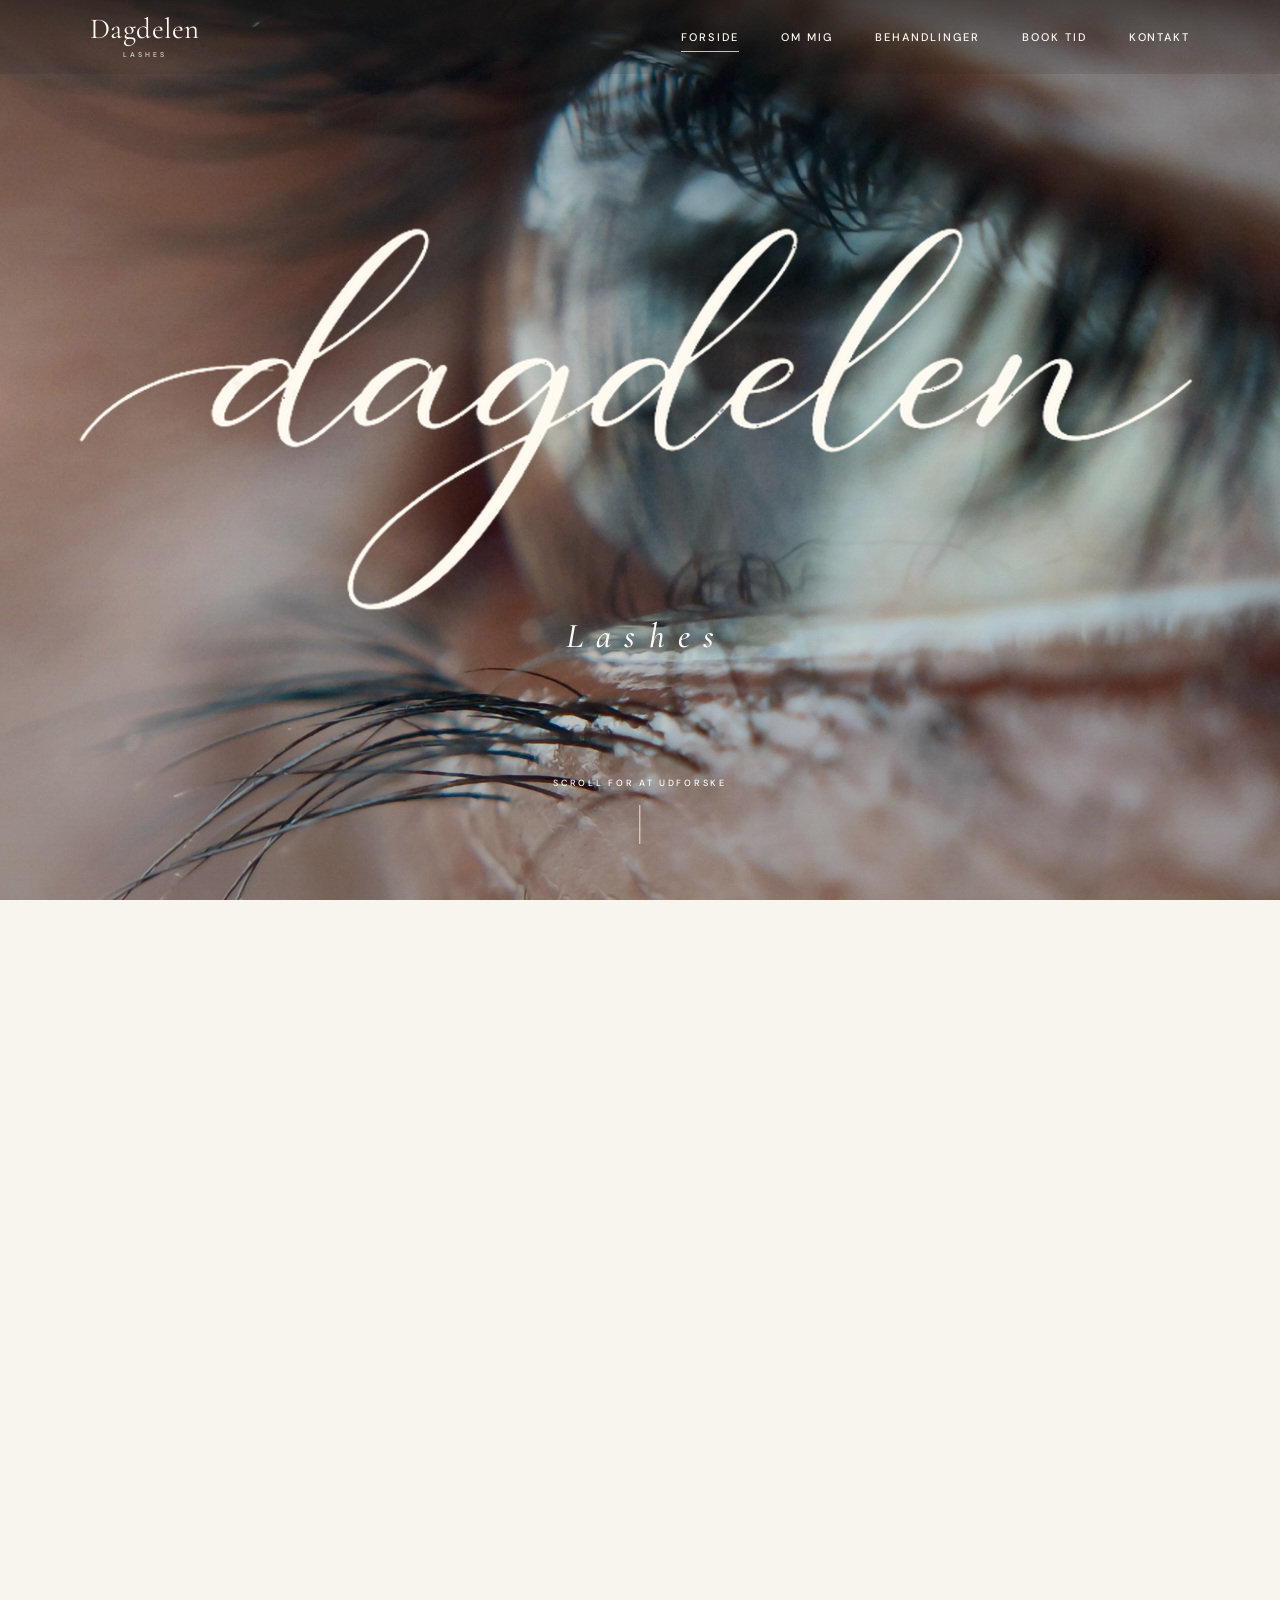
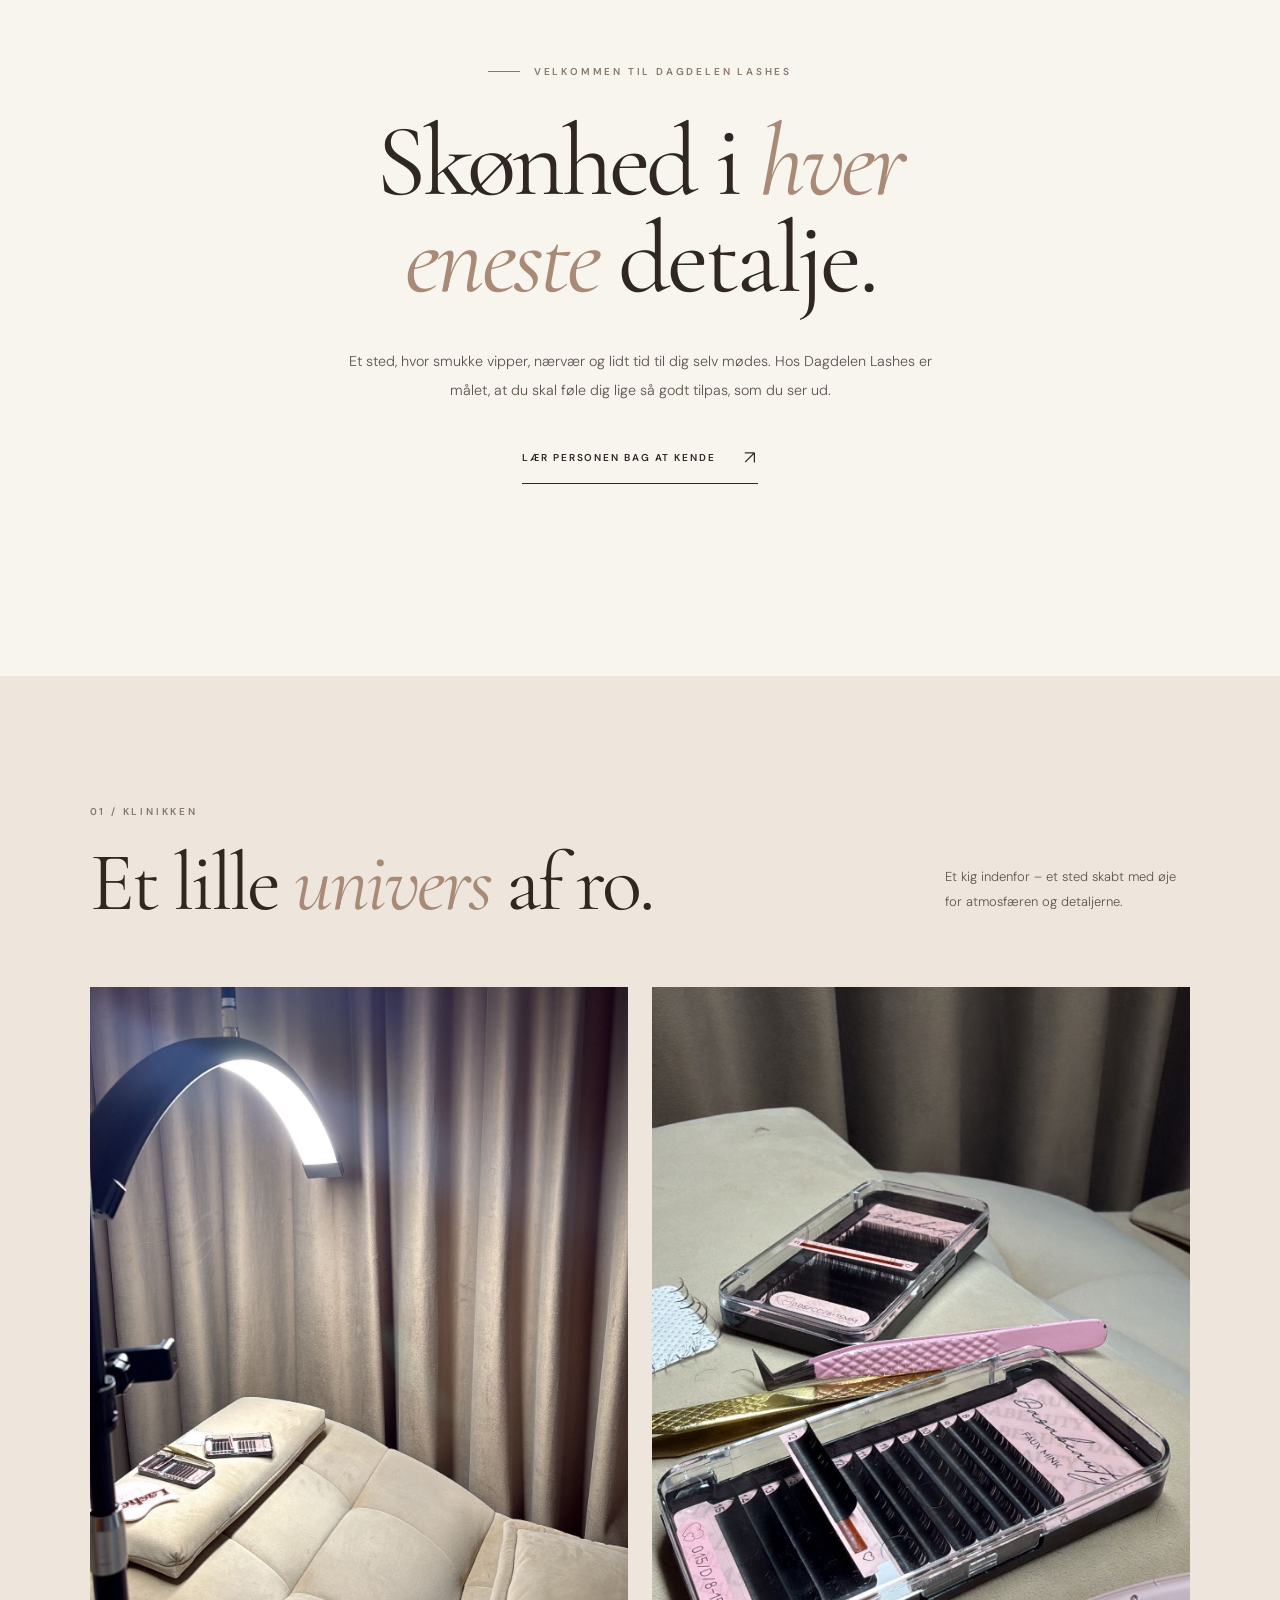
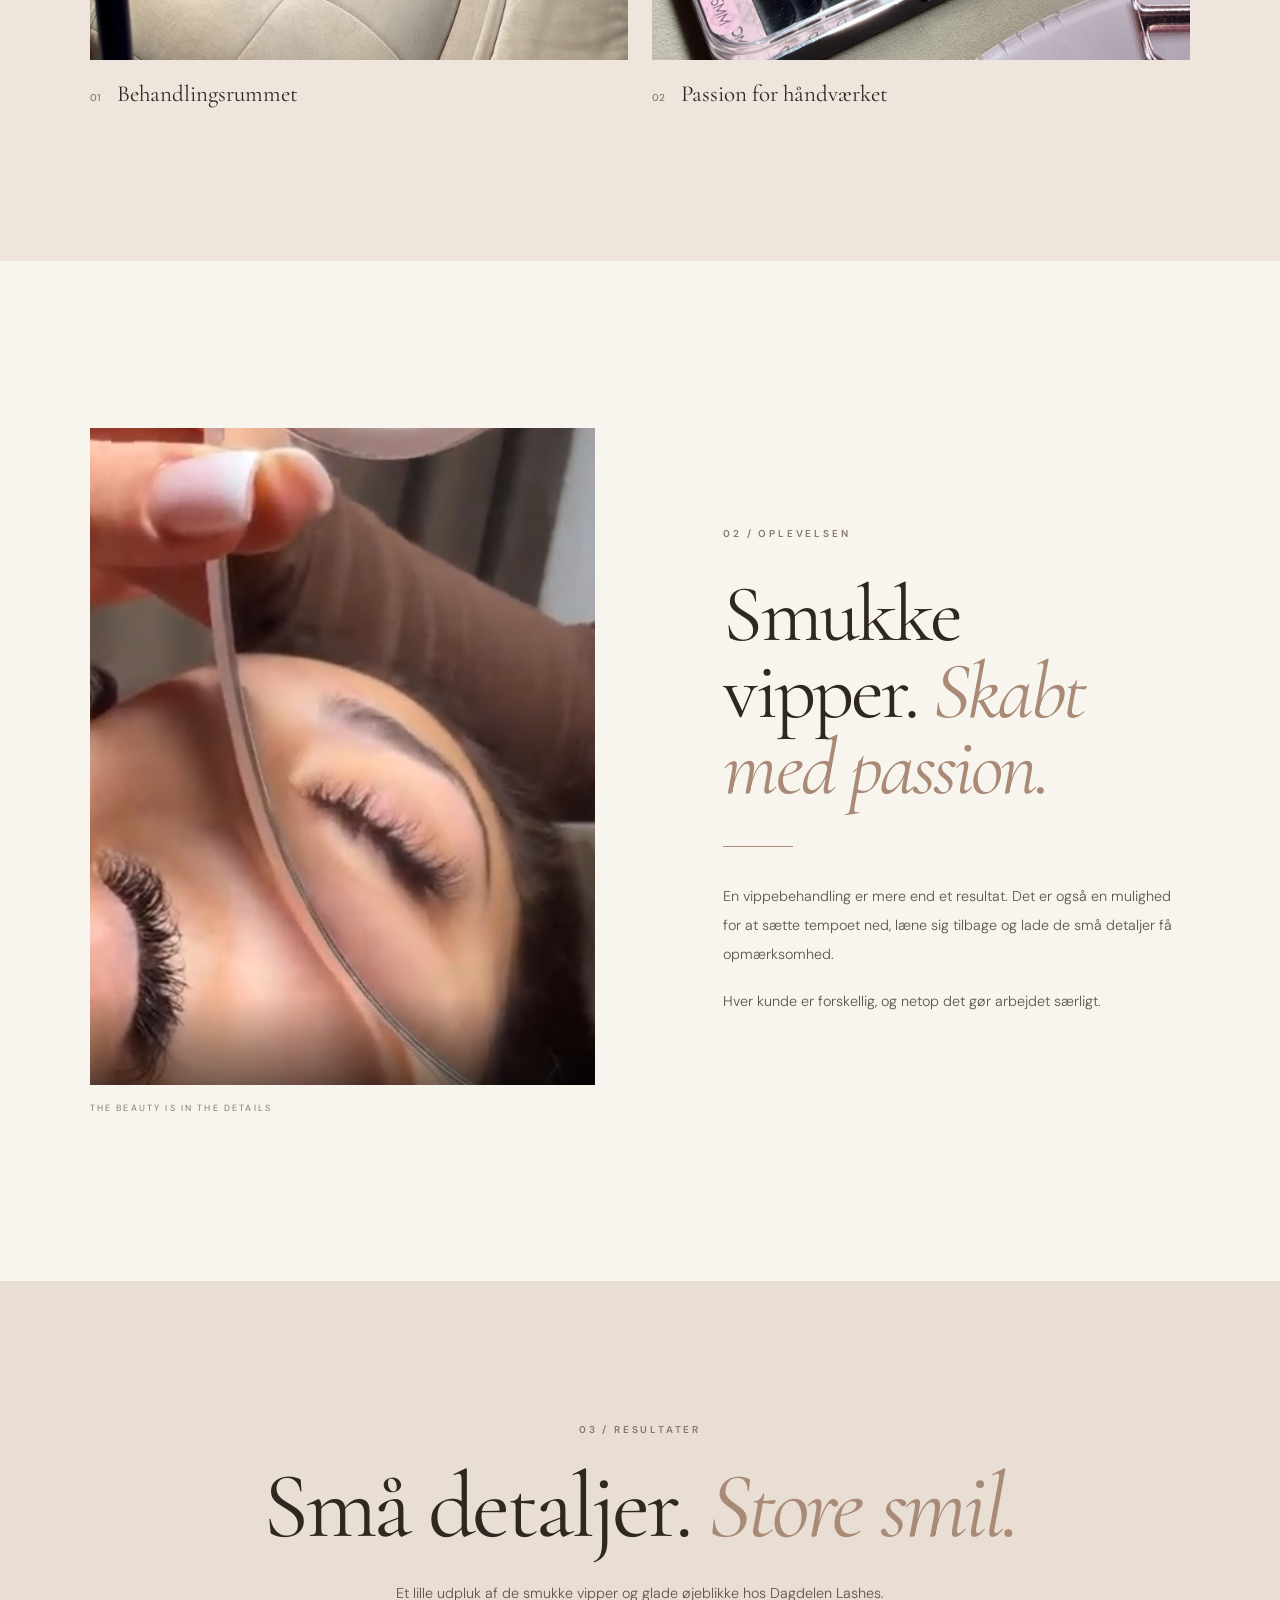
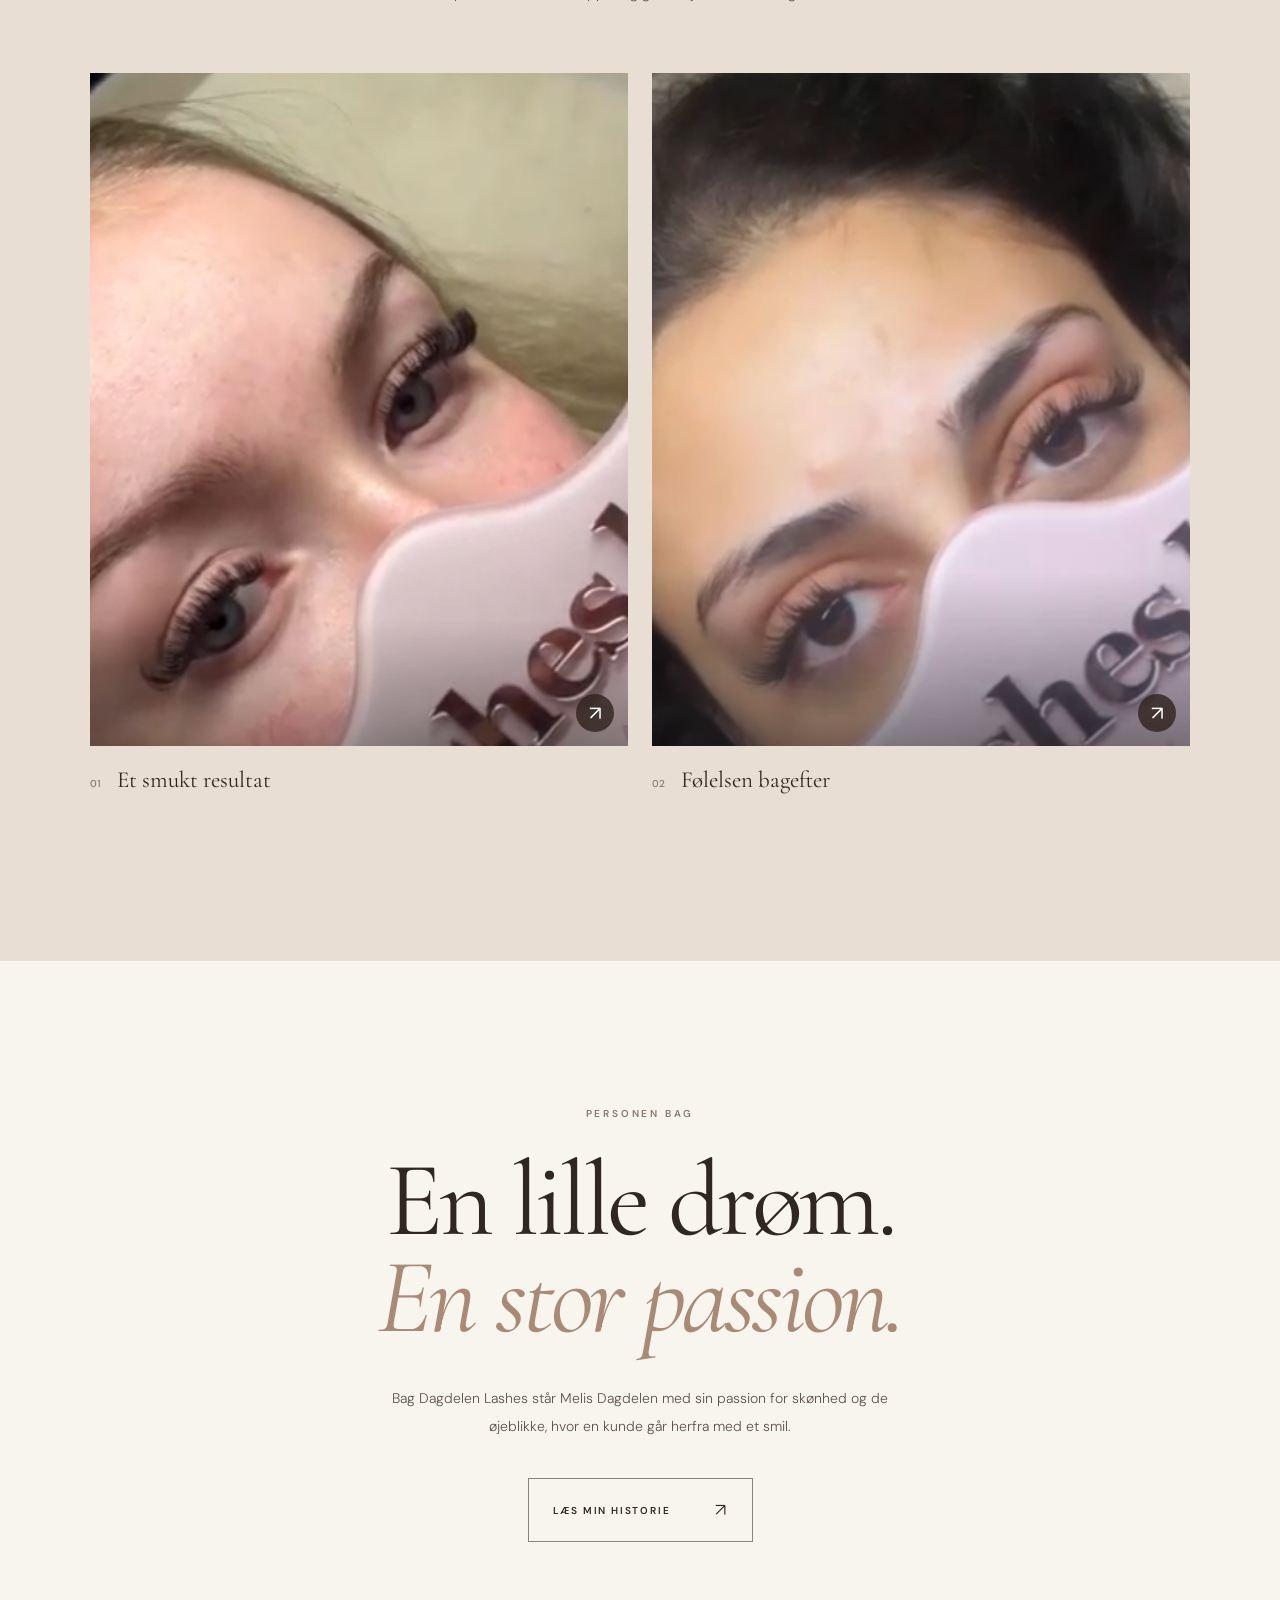
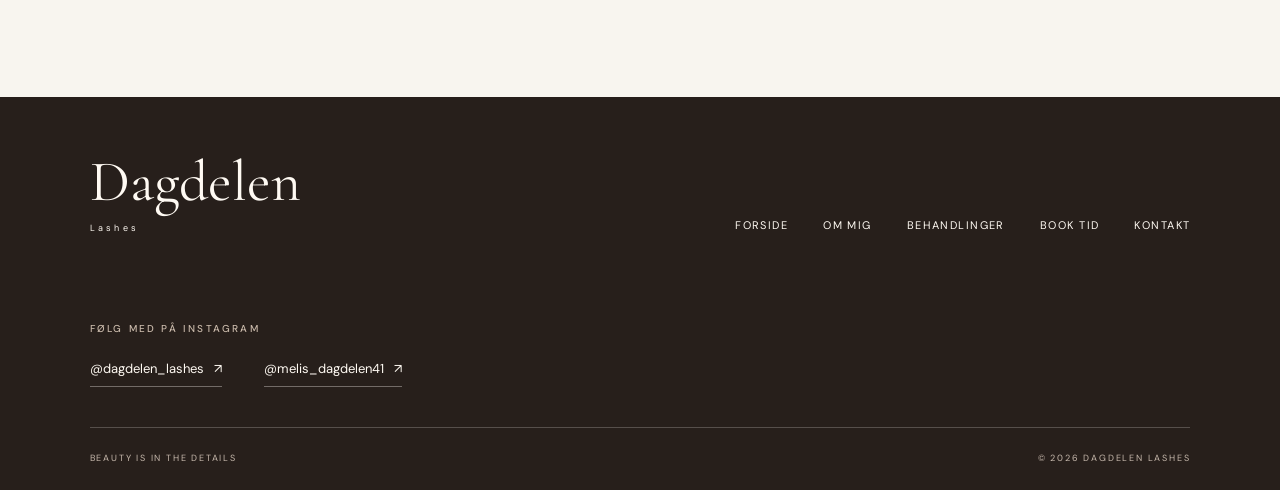
<file: index.html>
<!DOCTYPE html>
<html lang="da">

<head>
  <meta charset="UTF-8">
  <meta name="viewport" content="width=device-width, initial-scale=1">
  <meta name="theme-color" content="#302721">

  <meta
    name="description"
    content="Velkommen til Dagdelen Lashes. Et roligt univers med passion for smukke vipper, nærvær og de små detaljer."
  >

  <title>Forside | Dagdelen Lashes</title>

  <!-- GOOGLE FONTS -->
  <link rel="preconnect" href="https://fonts.googleapis.com">
  <link rel="preconnect" href="https://fonts.gstatic.com" crossorigin>

  <link
    href="https://fonts.googleapis.com/css2?family=Cormorant+Garamond:ital,wght@0,400;0,500;0,600;1,400;1,500&family=DM+Sans:wght@300;400;500;600&display=swap"
    rel="stylesheet"
  >

  <!-- CSS -->
  <link rel="stylesheet" href="style.css">

  <!-- JAVASCRIPT -->
  <script src="script.js" defer></script>
  <script src="wow.js" defer></script>
</head>

<body class="page-home">

  <!-- =====================================
       NAVIGATION
  ===================================== -->

  <header class="site-header" data-header>

    <a
      class="site-brand"
      href="index.html"
      aria-label="Dagdelen Lashes, til forsiden"
    >
      <span class="site-brand__name">Dagdelen</span>
      <span class="site-brand__detail">LASHES</span>
    </a>

    <!-- MOBILMENU -->
    <button
      class="menu-toggle"
      type="button"
      aria-label="Åbn menu"
      aria-expanded="false"
      aria-controls="primary-nav"
    >
      <span></span>
      <span></span>
    </button>

    <!-- ALLE MENUPUNKTER -->
    <nav
      class="site-nav"
      id="primary-nav"
      aria-label="Hovednavigation"
    >

      <a
        class="site-nav__link is-active"
        href="index.html"
        aria-current="page"
      >
        Forside
      </a>

      <a class="site-nav__link" href="om-mig.html">
        Om mig
      </a>

      <a class="site-nav__link" href="behandlinger.html">
        Behandlinger
      </a>

      <a class="site-nav__link" href="book-tid.html">
        Book tid
      </a>

      <a class="site-nav__link" href="kontakt.html">
        Kontakt
      </a>

    </nav>

  </header>

  <main>

    <!-- =====================================
         VELKOMSTBILLEDE
    ===================================== -->

    <div class="hero-stage" data-hero-stage>

      <section class="hero" aria-labelledby="hero-name">

        <div class="hero__image" aria-hidden="true"></div>
        <div class="hero__shade" aria-hidden="true"></div>
        <div class="hero__wash" aria-hidden="true"></div>

        <!-- DAGDELEN LOGO -->
        <div class="hero__identity">

          <h1 class="hero__title" id="hero-name">
            <img
              class="hero__logo"
              src="Billeder/dagdelen-logo.png"
              alt="Dagdelen"
              width="2346"
              height="849"
            >
          </h1>

          <p class="hero__subline">Lashes</p>

        </div>

        <!-- SCROLL INDIKATOR -->
        <a
          class="hero__scroll"
          href="#velkommen"
          aria-label="Gå til introduktionen"
        >
          <span>SCROLL FOR AT UDFORSKE</span>

          <span
            class="hero__scroll-line"
            aria-hidden="true"
          ></span>
        </a>

      </section>

    </div>

    <!-- =====================================
         VELKOMMEN
    ===================================== -->

    <section
      class="welcome section-space"
      id="velkommen"
    >

      <div class="welcome__inner reveal">

        <p class="eyebrow">
          <span class="eyebrow__line"></span>
          VELKOMMEN TIL DAGDELEN LASHES
        </p>

        <h2 class="display-title">
          Skønhed i <em>hver eneste</em> detalje.
        </h2>

        <p class="body-copy">
          Et sted, hvor smukke vipper, nærvær og lidt
          tid til dig selv mødes. Hos Dagdelen Lashes
          er målet, at du skal føle dig lige så godt
          tilpas, som du ser ud.
        </p>

        <a href="om-mig.html" class="text-link">
          LÆR PERSONEN BAG AT KENDE
          <span aria-hidden="true">↗</span>
        </a>

      </div>

    </section>

    <!-- =====================================
         KLINIKKEN - TO BILLEDER
    ===================================== -->

    <section
      class="studio section-space"
      id="univers"
      aria-labelledby="studio-heading"
    >

      <div class="section-heading reveal">

        <div>
          <p class="eyebrow">01 / KLINIKKEN</p>

          <h2
            class="display-title"
            id="studio-heading"
          >
            Et lille <em>univers</em> af ro.
          </h2>
        </div>

        <p class="section-heading__copy">
          Et kig indenfor – et sted skabt med
          øje for atmosfæren og detaljerne.
        </p>

      </div>

      <div class="studio-grid">

        <!-- BEHANDLINGSRUMMET -->
        <figure class="studio-card reveal">

          <div class="image-wrap studio-card__image">
            <img
              src="Billeder/IMG_0398.JPG"
              alt="Klinikkens behandlingsplads med lampe og rolige omgivelser"
              loading="lazy"
              decoding="async"
            >
          </div>

          <figcaption>
            <span>01</span>
            Behandlingsrummet
          </figcaption>

        </figure>

        <!-- VIPPEUDSTYR -->
        <figure class="studio-card reveal">

          <div class="image-wrap studio-card__image">
            <img
              src="Billeder/IMG_0399.JPG"
              alt="Vippebakker og værktøj klar til behandling"
              loading="lazy"
              decoding="async"
            >
          </div>

          <figcaption>
            <span>02</span>
            Passion for håndværket
          </figcaption>

        </figure>

      </div>

    </section>

    <!-- =====================================
         VIPPEBEHANDLING
    ===================================== -->

    <section
      class="experience section-space"
      aria-labelledby="experience-heading"
    >

      <div class="experience__visual reveal">

        <div class="image-wrap experience__photo">
          <img
            src="Billeder/IMG_0398.png"
            alt="Nærbillede af en vippebehandling hos Dagdelen Lashes"
            loading="lazy"
            decoding="async"
          >
        </div>

        <span class="image-note">
          THE BEAUTY IS IN THE DETAILS
        </span>

      </div>

      <div class="experience__text reveal">

        <p class="eyebrow">02 / OPLEVELSEN</p>

        <h2
          class="display-title"
          id="experience-heading"
        >
          Smukke vipper.
          <em>Skabt med passion.</em>
        </h2>

        <div class="experience__rule"></div>

        <p class="body-copy">
          En vippebehandling er mere end et resultat.
          Det er også en mulighed for at sætte tempoet
          ned, læne sig tilbage og lade de små detaljer
          få opmærksomhed.
        </p>

        <p class="body-copy">
          Hver kunde er forskellig, og netop det
          gør arbejdet særligt.
        </p>

      </div>

    </section>

    <!-- =====================================
         KUNDER - TO BILLEDER
    ===================================== -->

    <section
      class="results section-space"
      id="resultater"
      aria-labelledby="results-heading"
    >

      <div class="results__heading reveal">

        <p class="eyebrow">03 / RESULTATER</p>

        <h2
          class="display-title"
          id="results-heading"
        >
          Små detaljer.
          <em>Store smil.</em>
        </h2>

        <p class="body-copy">
          Et lille udpluk af de smukke vipper
          og glade øjeblikke hos Dagdelen Lashes.
        </p>

      </div>

      <div class="results-grid">

        <!-- KUNDE 1 -->
        <figure class="result-card reveal">

          <div class="image-wrap">
            <img
              src="Billeder/img_0414.png"
              alt="Kunde viser sine nye vipper efter behandlingen"
              loading="lazy"
              decoding="async"
            >
          </div>

          <figcaption>
            <span>01</span>
            Et smukt resultat
          </figcaption>

        </figure>

        <!-- KUNDE 2 -->
        <figure class="result-card reveal">

          <div class="image-wrap">
            <img
              src="Billeder/img_0415.png"
              alt="Kunde med flotte vippeextensions"
              loading="lazy"
              decoding="async"
            >
          </div>

          <figcaption>
            <span>02</span>
            Følelsen bagefter
          </figcaption>

        </figure>

      </div>

    </section>

    <!-- =====================================
         PERSONEN BAG DAGDELEN LASHES
    ===================================== -->

    <section
      class="closing section-space"
      aria-labelledby="closing-heading"
    >

      <div class="closing__inner reveal">

        <p class="eyebrow">PERSONEN BAG</p>

        <h2 id="closing-heading">
          En lille drøm.<br>
          <em>En stor passion.</em>
        </h2>

        <p>
          Bag Dagdelen Lashes står Melis Dagdelen
          med sin passion for skønhed og de øjeblikke,
          hvor en kunde går herfra med et smil.
        </p>

        <a
          class="button-outline"
          href="om-mig.html"
        >
          LÆS MIN HISTORIE
          <span aria-hidden="true">↗</span>
        </a>

      </div>

    </section>

  </main>

  <!-- =====================================
       FOOTER
  ===================================== -->

  <footer class="site-footer">

    <div class="site-footer__top">

      <a
        class="site-footer__brand"
        href="index.html"
      >
        Dagdelen
        <span>Lashes</span>
      </a>

      <nav aria-label="Navigation i sidefod">

        <a href="index.html">Forside</a>
        <a href="om-mig.html">Om mig</a>
        <a href="behandlinger.html">Behandlinger</a>
        <a href="book-tid.html">Book tid</a>
        <a href="kontakt.html">Kontakt</a>

      </nav>

    </div>

    <!-- INSTAGRAM -->
    <div class="site-footer__social">

      <p class="site-footer__social-label">
        FØLG MED PÅ INSTAGRAM
      </p>

      <div class="site-footer__social-links">

        <a
          href="https://www.instagram.com/dagdelen_lashes/"
          target="_blank"
          rel="noopener noreferrer"
          aria-label="Besøg Dagdelen Lashes på Instagram"
        >
          @dagdelen_lashes
          <span aria-hidden="true">↗</span>
        </a>

        <a
          href="https://www.instagram.com/melis_dagdelen41/"
          target="_blank"
          rel="noopener noreferrer"
          aria-label="Besøg Melis Dagdelens personlige Instagram"
        >
          @melis_dagdelen41
          <span aria-hidden="true">↗</span>
        </a>

      </div>

    </div>

    <div class="site-footer__bottom">

      <span>BEAUTY IS IN THE DETAILS</span>

      <span>
        © <span data-year>2026</span>
        DAGDELEN LASHES
      </span>

    </div>

  </footer>

</body>
</html>
</file>
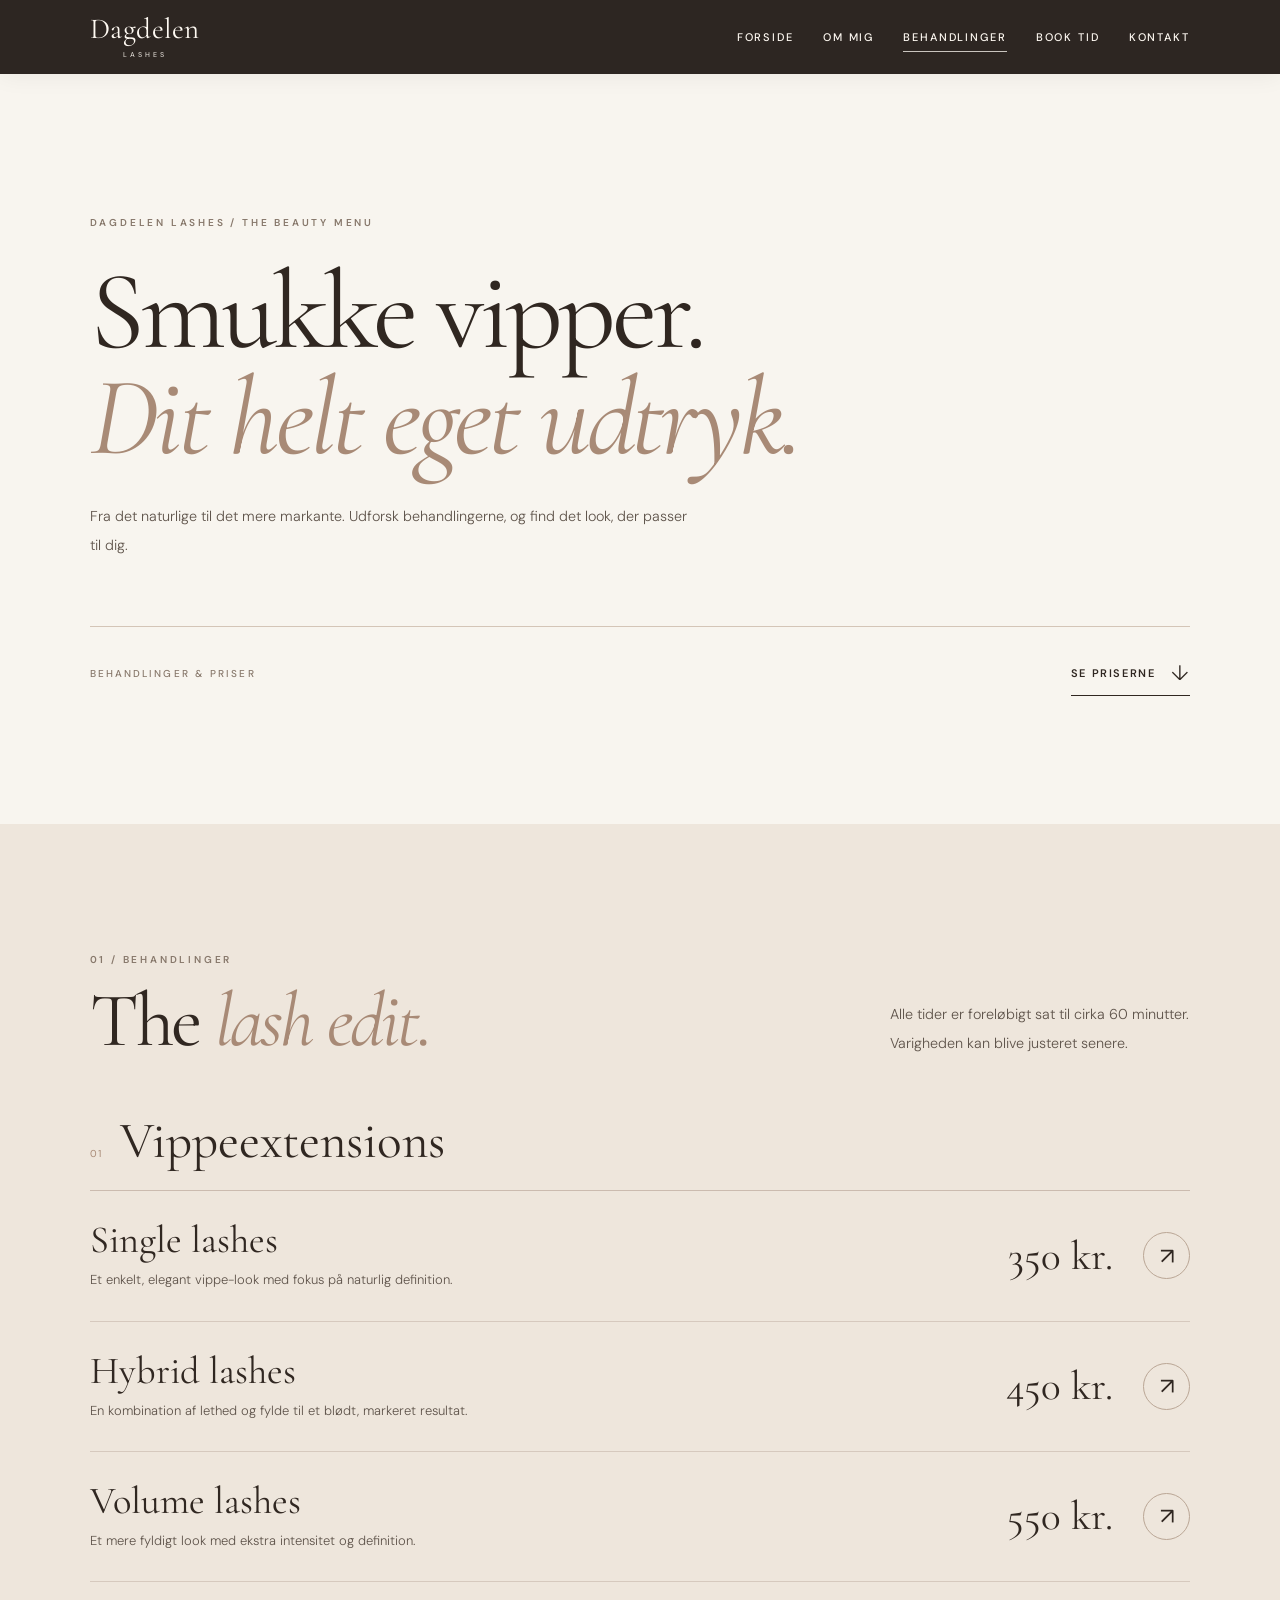
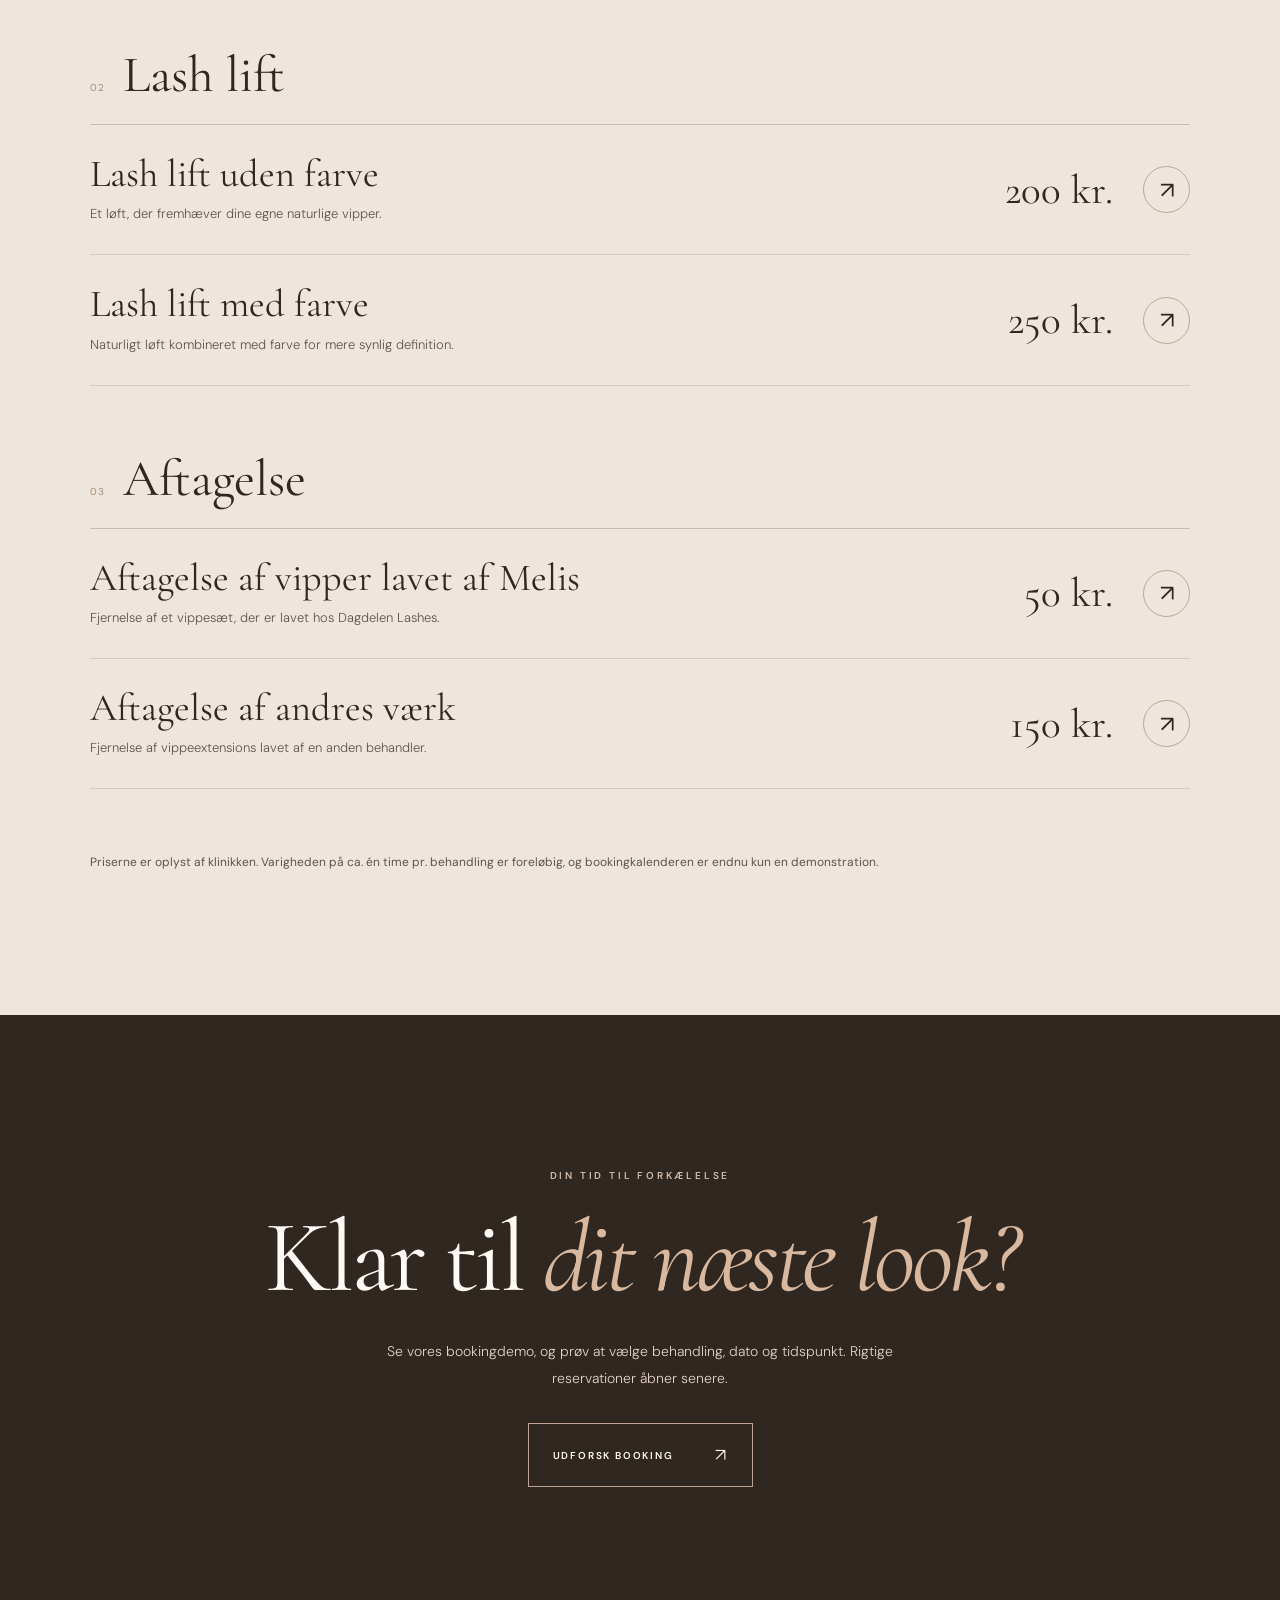
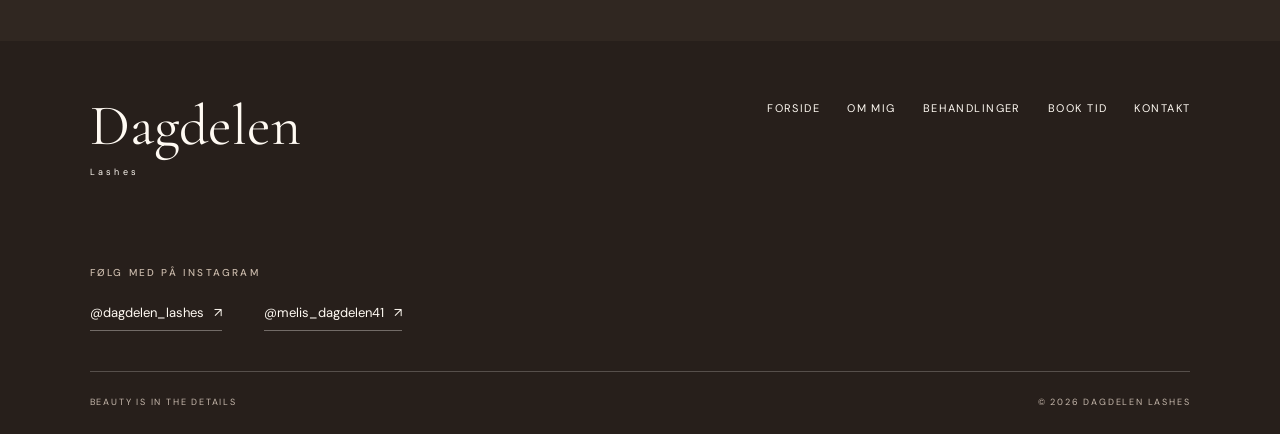
<file: behandlinger.html>
<!DOCTYPE html>
<html lang="da">
<head>
  <meta charset="UTF-8">
  <meta name="viewport" content="width=device-width, initial-scale=1">
  <meta name="theme-color" content="#302721">
  <meta name="description" content="Se behandlinger og priser hos Dagdelen Lashes: single, hybrid, volume, lash lift og aftagelse af vipper.">
  <title>Behandlinger og priser | Dagdelen Lashes</title>

  <link rel="preconnect" href="https://fonts.googleapis.com">
  <link rel="preconnect" href="https://fonts.gstatic.com" crossorigin>
  <link href="https://fonts.googleapis.com/css2?family=Cormorant+Garamond:ital,wght@0,400;0,500;0,600;1,400;1,500&family=DM+Sans:wght@300;400;500;600&display=swap" rel="stylesheet">

  <link rel="stylesheet" href="style.css">
  <link rel="stylesheet" href="inner-pages.css">

  <script src="script.js" defer></script>
  <script src="wow.js" defer></script>
</head>

<body class="page-about dl-page page-services">

  <header class="site-header" data-header>
    <a class="site-brand" href="index.html" aria-label="Dagdelen Lashes – forsiden">
      <span class="site-brand__name">Dagdelen</span>
      <span class="site-brand__detail">LASHES</span>
    </a>

    <button class="menu-toggle" type="button" aria-label="Åbn menu" aria-expanded="false" aria-controls="primary-nav">
      <span></span><span></span>
    </button>

    <nav class="site-nav" id="primary-nav" aria-label="Hovednavigation">
      <a class="site-nav__link" href="index.html">Forside</a>
      <a class="site-nav__link" href="om-mig.html">Om mig</a>
      <a class="site-nav__link is-active" aria-current="page" href="behandlinger.html">Behandlinger</a>
      <a class="site-nav__link" href="book-tid.html">Book tid</a>
      <a class="site-nav__link" href="kontakt.html">Kontakt</a>
    </nav>
  </header>

  <main class="dl-main">

    <!-- ELEGANT INTRODUKTION -->
    <section class="dl-intro section-space" aria-labelledby="page-title">
      <div class="dl-intro__inner reveal">
        <p class="eyebrow">DAGDELEN LASHES / THE BEAUTY MENU</p>
        <h1 class="display-title" id="page-title">
          Smukke vipper. <em>Dit helt eget udtryk.</em>
        </h1>
        <p class="body-copy">
          Fra det naturlige til det mere markante.
          Udforsk behandlingerne, og find det look,
          der passer til dig.
        </p>
        <div class="dl-intro__bottom">
          <span class="dl-micro">BEHANDLINGER & PRISER</span>
          <a class="dl-text-arrow" href="#priser">
            SE PRISERNE <span aria-hidden="true">↓</span>
          </a>
        </div>
      </div>
    </section>

    <!-- BEHANDLINGER OG PRISER -->
    <section class="dl-section dl-section--sand section-space" id="priser" aria-labelledby="prices-heading">

      <div class="dl-section-head reveal">
        <div>
          <p class="eyebrow">01 / BEHANDLINGER</p>
          <h2 class="display-title" id="prices-heading">
            The <em>lash edit.</em>
          </h2>
        </div>
        <p class="body-copy">
          Alle tider er foreløbigt sat til cirka
          60 minutter. Varigheden kan blive
          justeret senere.
        </p>
      </div>

      <!-- VIPPEEXTENSIONS -->
      <div class="dl-service-group reveal">
        <div class="dl-service-group__title">
          <span>01</span>
          <h3>Vippeextensions</h3>
        </div>

        <article class="dl-treatment">
          <div>
            <h4>Single lashes</h4>
            <p>
              Et enkelt, elegant vippe-look med
              fokus på naturlig definition.
            </p>
          </div>
          <strong class="dl-treatment__price">350 kr.</strong>
          <a class="dl-treatment__link" href="book-tid.html?service=single" aria-label="Vælg Single lashes i bookingdemoen">↗</a>
        </article>

        <article class="dl-treatment">
          <div>
            <h4>Hybrid lashes</h4>
            <p>
              En kombination af lethed og fylde
              til et blødt, markeret resultat.
            </p>
          </div>
          <strong class="dl-treatment__price">450 kr.</strong>
          <a class="dl-treatment__link" href="book-tid.html?service=hybrid" aria-label="Vælg Hybrid lashes i bookingdemoen">↗</a>
        </article>

        <article class="dl-treatment">
          <div>
            <h4>Volume lashes</h4>
            <p>
              Et mere fyldigt look med ekstra
              intensitet og definition.
            </p>
          </div>
          <strong class="dl-treatment__price">550 kr.</strong>
          <a class="dl-treatment__link" href="book-tid.html?service=volume" aria-label="Vælg Volume lashes i bookingdemoen">↗</a>
        </article>
      </div>

      <!-- LASH LIFT -->
      <div class="dl-service-group reveal">
        <div class="dl-service-group__title">
          <span>02</span>
          <h3>Lash lift</h3>
        </div>

        <article class="dl-treatment">
          <div>
            <h4>Lash lift uden farve</h4>
            <p>
              Et løft, der fremhæver dine egne
              naturlige vipper.
            </p>
          </div>
          <strong class="dl-treatment__price">200 kr.</strong>
          <a class="dl-treatment__link" href="book-tid.html?service=lift-uden" aria-label="Vælg Lash lift uden farve i bookingdemoen">↗</a>
        </article>

        <article class="dl-treatment">
          <div>
            <h4>Lash lift med farve</h4>
            <p>
              Naturligt løft kombineret med
              farve for mere synlig definition.
            </p>
          </div>
          <strong class="dl-treatment__price">250 kr.</strong>
          <a class="dl-treatment__link" href="book-tid.html?service=lift-med" aria-label="Vælg Lash lift med farve i bookingdemoen">↗</a>
        </article>
      </div>

      <!-- AFTAGELSE -->
      <div class="dl-service-group reveal">
        <div class="dl-service-group__title">
          <span>03</span>
          <h3>Aftagelse</h3>
        </div>

        <article class="dl-treatment">
          <div>
            <h4>Aftagelse af vipper lavet af Melis</h4>
            <p>
              Fjernelse af et vippesæt, der er
              lavet hos Dagdelen Lashes.
            </p>
          </div>
          <strong class="dl-treatment__price">50 kr.</strong>
          <a class="dl-treatment__link" href="book-tid.html?service=aftagelse-eget" aria-label="Vælg aftagelse af vipper lavet af Melis i bookingdemoen">↗</a>
        </article>

        <article class="dl-treatment">
          <div>
            <h4>Aftagelse af andres værk</h4>
            <p>
              Fjernelse af vippeextensions
              lavet af en anden behandler.
            </p>
          </div>
          <strong class="dl-treatment__price">150 kr.</strong>
          <a class="dl-treatment__link" href="book-tid.html?service=aftagelse-andre" aria-label="Vælg aftagelse af andres værk i bookingdemoen">↗</a>
        </article>
      </div>

      <p class="dl-notice">
        Priserne er oplyst af klinikken. Varigheden
        på ca. én time pr. behandling er foreløbig,
        og bookingkalenderen er endnu kun en demonstration.
      </p>
    </section>

    <!-- AFSLUTNING -->
    <section class="dl-cta section-space" aria-labelledby="services-ending">
      <div class="dl-cta__inner reveal">
        <p class="eyebrow">DIN TID TIL FORKÆLELSE</p>
        <h2 id="services-ending">
          Klar til <em>dit næste look?</em>
        </h2>
        <p>
          Se vores bookingdemo, og prøv at vælge
          behandling, dato og tidspunkt.
          Rigtige reservationer åbner senere.
        </p>
        <a class="button-outline" href="book-tid.html">
          UDFORSK BOOKING
          <span aria-hidden="true">↗</span>
        </a>
      </div>
    </section>
  </main>

  <!-- FOOTER -->
  <footer class="site-footer">
    <div class="site-footer__top">
      <a class="site-footer__brand" href="index.html">
        Dagdelen <span>Lashes</span>
      </a>

      <nav aria-label="Navigation i sidefod">
        <a href="index.html">Forside</a>
        <a href="om-mig.html">Om mig</a>
        <a href="behandlinger.html">Behandlinger</a>
        <a href="book-tid.html">Book tid</a>
        <a href="kontakt.html">Kontakt</a>
      </nav>
    </div>

    <div class="site-footer__social">
      <p class="site-footer__social-label">FØLG MED PÅ INSTAGRAM</p>
      <div class="site-footer__social-links">
        <a href="https://www.instagram.com/dagdelen_lashes/" target="_blank" rel="noopener noreferrer">
          @dagdelen_lashes <span aria-hidden="true">↗</span>
        </a>
        <a href="https://www.instagram.com/melis_dagdelen41/" target="_blank" rel="noopener noreferrer">
          @melis_dagdelen41 <span aria-hidden="true">↗</span>
        </a>
      </div>
    </div>

    <div class="site-footer__bottom">
      <span>BEAUTY IS IN THE DETAILS</span>
      <span>© <span data-year>2026</span> DAGDELEN LASHES</span>
    </div>
  </footer>
</body>
</html>
</file>
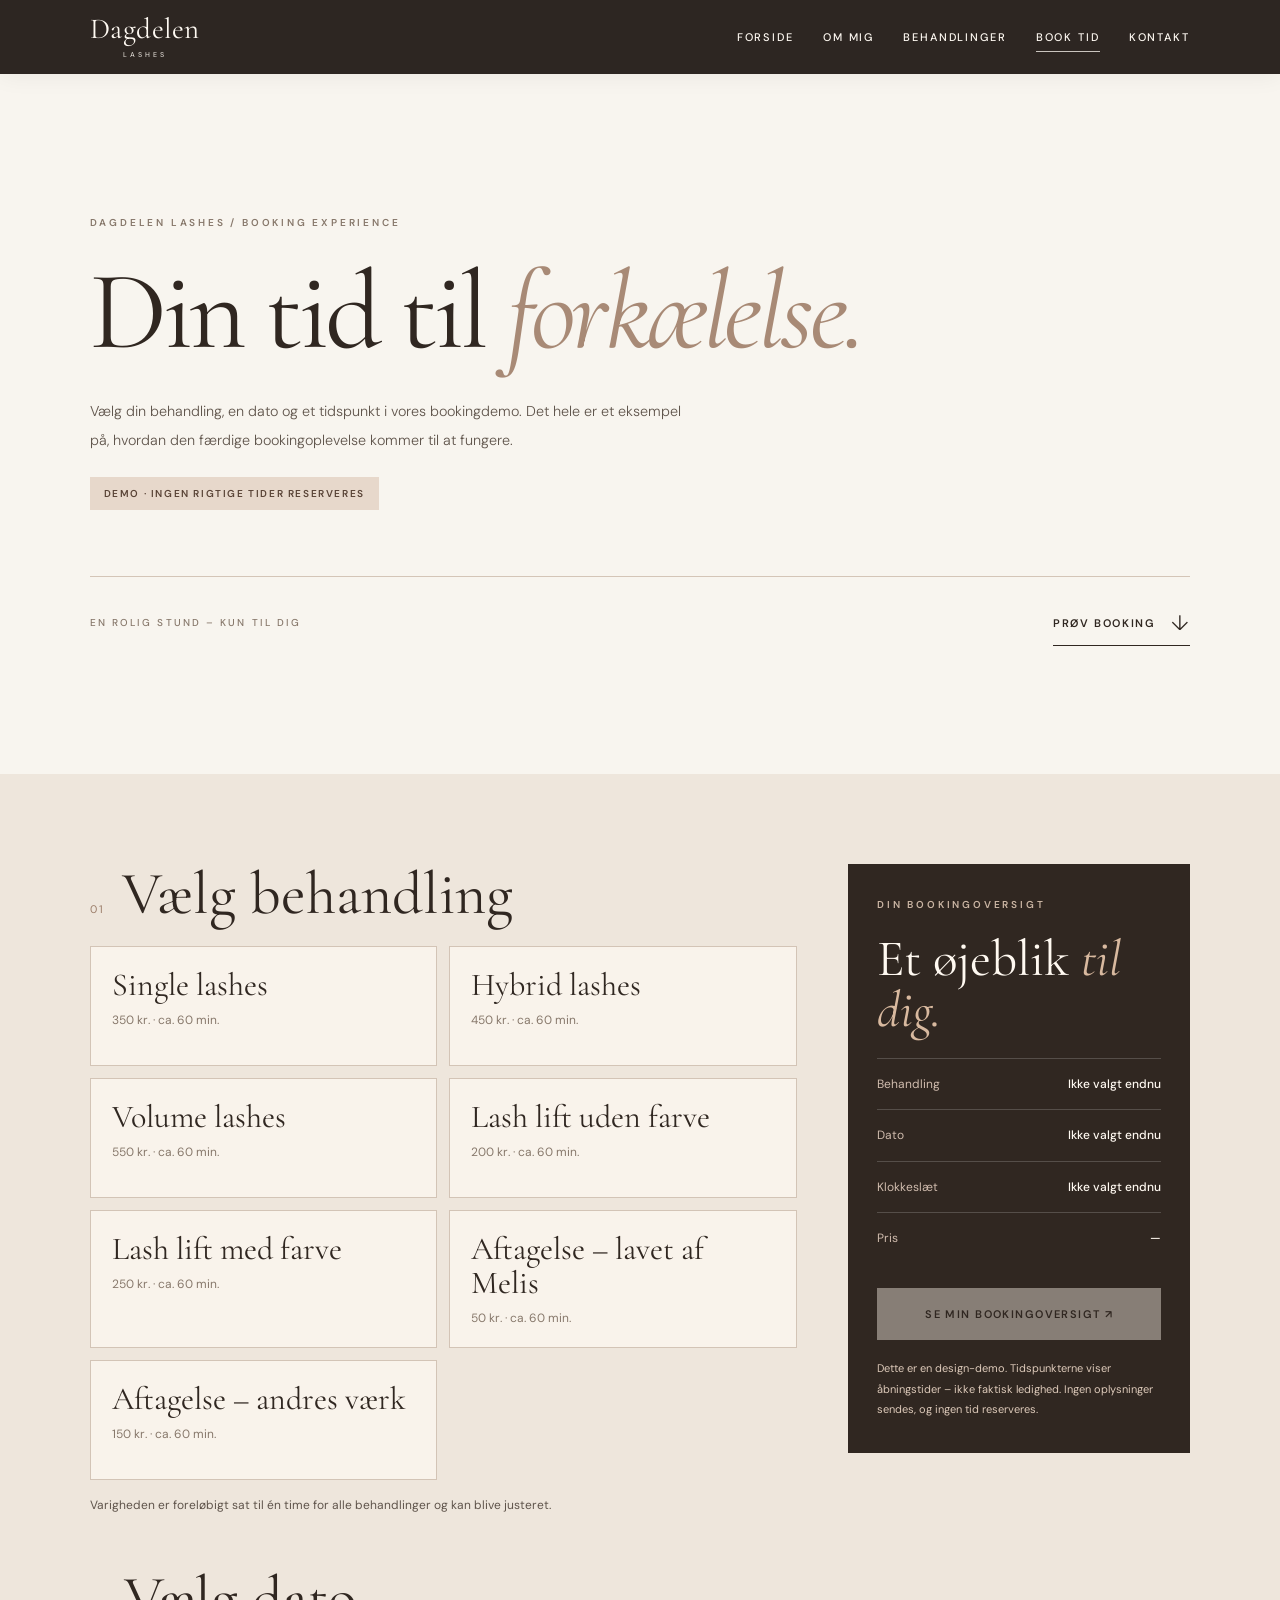
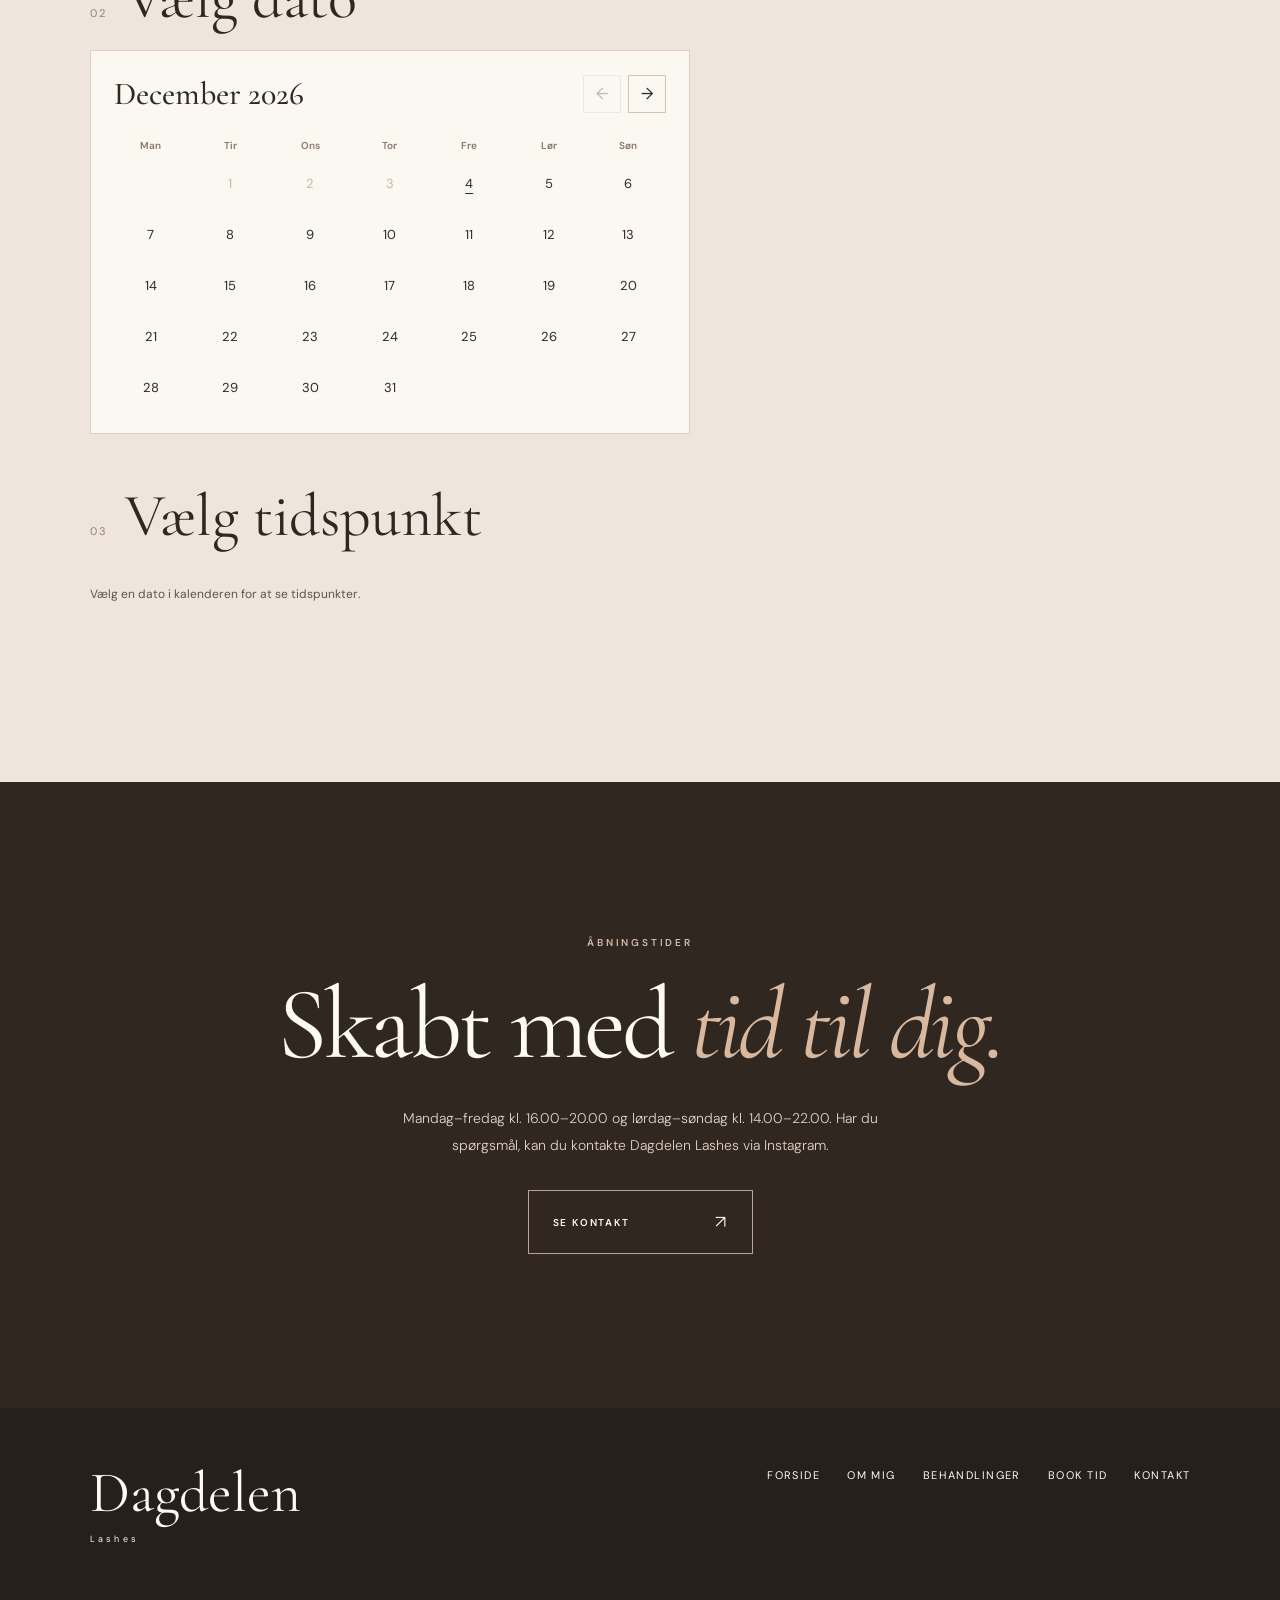
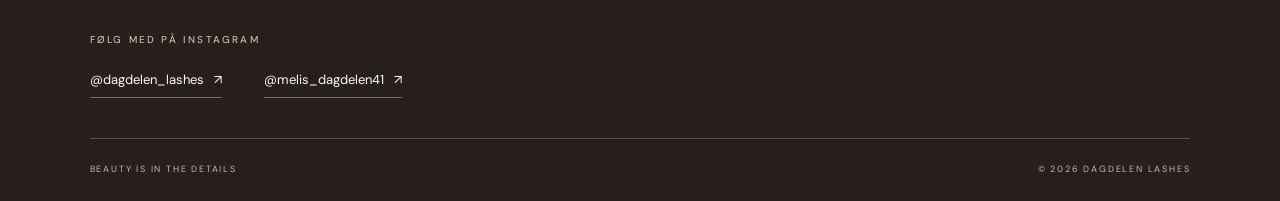
<file: book-tid.html>
<!DOCTYPE html>
<html lang="da">
<head>
  <meta charset="UTF-8">
  <meta name="viewport" content="width=device-width, initial-scale=1">
  <meta name="theme-color" content="#302721">
  <meta name="robots" content="noindex, nofollow">

  <meta
    name="description"
    content="Prøv bookingoplevelsen hos Dagdelen Lashes. Dette er en demonstration og ikke et rigtigt bookingsystem."
  >

  <title>Book tid – demo | Dagdelen Lashes</title>

  <link rel="preconnect" href="https://fonts.googleapis.com">
  <link rel="preconnect" href="https://fonts.gstatic.com" crossorigin>
  <link href="https://fonts.googleapis.com/css2?family=Cormorant+Garamond:ital,wght@0,400;0,500;0,600;1,400;1,500&family=DM+Sans:wght@300;400;500;600&display=swap" rel="stylesheet">

  <link rel="stylesheet" href="style.css">
  <link rel="stylesheet" href="inner-pages.css">

  <script src="script.js" defer></script>
  <script src="wow.js" defer></script>
  <script src="booking.js" defer></script>
</head>

<body class="page-about dl-page page-booking">

  <header class="site-header" data-header>
    <a class="site-brand" href="index.html" aria-label="Dagdelen Lashes – forsiden">
      <span class="site-brand__name">Dagdelen</span>
      <span class="site-brand__detail">LASHES</span>
    </a>

    <button class="menu-toggle" type="button" aria-label="Åbn menu" aria-expanded="false" aria-controls="primary-nav">
      <span></span><span></span>
    </button>

    <nav class="site-nav" id="primary-nav" aria-label="Hovednavigation">
      <a class="site-nav__link" href="index.html">Forside</a>
      <a class="site-nav__link" href="om-mig.html">Om mig</a>
      <a class="site-nav__link" href="behandlinger.html">Behandlinger</a>
      <a class="site-nav__link is-active" href="book-tid.html" aria-current="page">Book tid</a>
      <a class="site-nav__link" href="kontakt.html">Kontakt</a>
    </nav>
  </header>

  <main class="dl-main">

    <!-- BOOKING INTRO -->
    <section class="dl-intro section-space" aria-labelledby="page-title">
      <div class="dl-intro__inner reveal">
        <p class="eyebrow">DAGDELEN LASHES / BOOKING EXPERIENCE</p>

        <h1 class="display-title" id="page-title">
          Din tid til <em>forkælelse.</em>
        </h1>

        <p class="body-copy">
          Vælg din behandling, en dato og et tidspunkt
          i vores bookingdemo. Det hele er et eksempel
          på, hvordan den færdige bookingoplevelse
          kommer til at fungere.
        </p>

        <span class="dl-demo-mark">
          DEMO · INGEN RIGTIGE TIDER RESERVERES
        </span>

        <div class="dl-intro__bottom">
          <span class="dl-micro">EN ROLIG STUND – KUN TIL DIG</span>

          <a class="dl-text-arrow" href="#booking">
            PRØV BOOKING <span aria-hidden="true">↓</span>
          </a>
        </div>
      </div>
    </section>

    <!-- BOOKING SYSTEM -->
    <section
      class="dl-booking section-space"
      id="booking"
      data-booking-demo
      aria-label="Bookingdemo"
    >

      <div class="dl-booking-layout">
        <div>

          <!-- TRIN 1: BEHANDLING -->
          <section class="dl-book-step" aria-labelledby="booking-treatment-title">
            <div class="dl-step-title">
              <span>01</span>
              <h2 id="booking-treatment-title">Vælg behandling</h2>
            </div>

            <div class="dl-book-service-list" aria-label="Behandlinger">

              <button class="dl-book-service" type="button" data-service="single" data-name="Single lashes" data-price="350" aria-pressed="false">
                <strong>Single lashes</strong>
                <span>350 kr. · ca. 60 min.</span>
              </button>

              <button class="dl-book-service" type="button" data-service="hybrid" data-name="Hybrid lashes" data-price="450" aria-pressed="false">
                <strong>Hybrid lashes</strong>
                <span>450 kr. · ca. 60 min.</span>
              </button>

              <button class="dl-book-service" type="button" data-service="volume" data-name="Volume lashes" data-price="550" aria-pressed="false">
                <strong>Volume lashes</strong>
                <span>550 kr. · ca. 60 min.</span>
              </button>

              <button class="dl-book-service" type="button" data-service="lift-uden" data-name="Lash lift uden farve" data-price="200" aria-pressed="false">
                <strong>Lash lift uden farve</strong>
                <span>200 kr. · ca. 60 min.</span>
              </button>

              <button class="dl-book-service" type="button" data-service="lift-med" data-name="Lash lift med farve" data-price="250" aria-pressed="false">
                <strong>Lash lift med farve</strong>
                <span>250 kr. · ca. 60 min.</span>
              </button>

              <button class="dl-book-service" type="button" data-service="aftagelse-eget" data-name="Aftagelse af Melis' arbejde" data-price="50" aria-pressed="false">
                <strong>Aftagelse – lavet af Melis</strong>
                <span>50 kr. · ca. 60 min.</span>
              </button>

              <button class="dl-book-service" type="button" data-service="aftagelse-andre" data-name="Aftagelse af andres værk" data-price="150" aria-pressed="false">
                <strong>Aftagelse – andres værk</strong>
                <span>150 kr. · ca. 60 min.</span>
              </button>
            </div>

            <p class="dl-book-hint">
              Varigheden er foreløbigt sat til én time
              for alle behandlinger og kan blive justeret.
            </p>
          </section>

          <!-- TRIN 2: KALENDER -->
          <section class="dl-book-step" aria-labelledby="booking-date-title">
            <div class="dl-step-title">
              <span>02</span>
              <h2 id="booking-date-title">Vælg dato</h2>
            </div>

            <div class="dl-calendar">

              <div class="dl-calendar-bar">
                <h3 id="booking-calendar-label">Kalender</h3>

                <div class="dl-calendar-controls">
                  <button id="booking-prev-month" type="button" aria-label="Forrige måned">←</button>
                  <button id="booking-next-month" type="button" aria-label="Næste måned">→</button>
                </div>
              </div>

              <div class="dl-calendar-weekdays" aria-hidden="true">
                <span>Man</span>
                <span>Tir</span>
                <span>Ons</span>
                <span>Tor</span>
                <span>Fre</span>
                <span>Lør</span>
                <span>Søn</span>
              </div>

              <div
                class="dl-calendar-grid"
                id="booking-calendar-grid"
                aria-label="Vælg en dato"
              ></div>

            </div>
          </section>

          <!-- TRIN 3: TID -->
          <section class="dl-book-step" aria-labelledby="booking-time-title">
            <div class="dl-step-title">
              <span>03</span>
              <h2 id="booking-time-title">Vælg tidspunkt</h2>
            </div>

            <div
              class="dl-slot-grid"
              id="booking-time-grid"
              aria-label="Vælg starttidspunkt"
            ></div>

            <p
              class="dl-book-hint"
              id="booking-time-message"
              aria-live="polite"
            >
              Vælg en dato i kalenderen.
            </p>
          </section>

        </div>

        <!-- BOOKINGOVERSIGT -->
        <aside class="dl-summary" aria-labelledby="summary-title">

          <p class="eyebrow">DIN BOOKINGOVERSIGT</p>

          <h2 id="summary-title">
            Et øjeblik <em>til dig.</em>
          </h2>

          <div class="dl-summary-row">
            <span>Behandling</span>
            <strong id="summary-service">Ikke valgt endnu</strong>
          </div>

          <div class="dl-summary-row">
            <span>Dato</span>
            <strong id="summary-date">Ikke valgt endnu</strong>
          </div>

          <div class="dl-summary-row">
            <span>Klokkeslæt</span>
            <strong id="summary-time">Ikke valgt endnu</strong>
          </div>

          <div class="dl-summary-row">
            <span>Pris</span>
            <strong id="summary-price">—</strong>
          </div>

          <button
            type="button"
            class="dl-summary__button"
            id="booking-preview-button"
            disabled
          >
            SE MIN BOOKINGOVERSIGT ↗
          </button>

          <p class="dl-summary__disclaimer">
            Dette er en design-demo. Tidspunkterne
            viser åbningstider – ikke faktisk ledighed.
            Ingen oplysninger sendes, og ingen tid reserveres.
          </p>

        </aside>
      </div>

      <!-- DEMOBEKRÆFTELSE -->
      <section
        class="dl-booking-preview"
        id="booking-preview"
        aria-labelledby="booking-preview-title"
        hidden
      >
        <p class="dl-micro">DIT VALG / IKKE EN BEKRÆFTELSE</p>

        <h3 id="booking-preview-title">
          Din ønskede tid.
        </h3>

        <strong id="booking-preview-text"></strong>

        <p>
          Du har gennemført bookingdemoen, men du har
          <strong>ikke booket en rigtig tid</strong>.
          Når det endelige system er klar, vil du
          kunne sende din booking herfra.
        </p>

        <button
          type="button"
          class="dl-text-arrow"
          id="booking-edit-button"
        >
          RET MIT VALG
          <span aria-hidden="true">↗</span>
        </button>
      </section>

    </section>

    <!-- AFSLUTNING -->
    <section class="dl-cta section-space" aria-labelledby="booking-ending">
      <div class="dl-cta__inner reveal">
        <p class="eyebrow">ÅBNINGSTIDER</p>

        <h2 id="booking-ending">
          Skabt med <em>tid til dig.</em>
        </h2>

        <p>
          Mandag–fredag kl. 16.00–20.00 og
          lørdag–søndag kl. 14.00–22.00.
          Har du spørgsmål, kan du kontakte
          Dagdelen Lashes via Instagram.
        </p>

        <a class="button-outline" href="kontakt.html">
          SE KONTAKT <span aria-hidden="true">↗</span>
        </a>
      </div>
    </section>
  </main>

  <!-- FOOTER -->
  <footer class="site-footer">
    <div class="site-footer__top">
      <a class="site-footer__brand" href="index.html">
        Dagdelen <span>Lashes</span>
      </a>

      <nav aria-label="Navigation i sidefod">
        <a href="index.html">Forside</a>
        <a href="om-mig.html">Om mig</a>
        <a href="behandlinger.html">Behandlinger</a>
        <a href="book-tid.html">Book tid</a>
        <a href="kontakt.html">Kontakt</a>
      </nav>
    </div>

    <div class="site-footer__social">
      <p class="site-footer__social-label">FØLG MED PÅ INSTAGRAM</p>
      <div class="site-footer__social-links">
        <a href="https://www.instagram.com/dagdelen_lashes/" target="_blank" rel="noopener noreferrer">
          @dagdelen_lashes <span aria-hidden="true">↗</span>
        </a>
        <a href="https://www.instagram.com/melis_dagdelen41/" target="_blank" rel="noopener noreferrer">
          @melis_dagdelen41 <span aria-hidden="true">↗</span>
        </a>
      </div>
    </div>

    <div class="site-footer__bottom">
      <span>BEAUTY IS IN THE DETAILS</span>
      <span>© <span data-year>2026</span> DAGDELEN LASHES</span>
    </div>
  </footer>
</body>
</html>
</file>
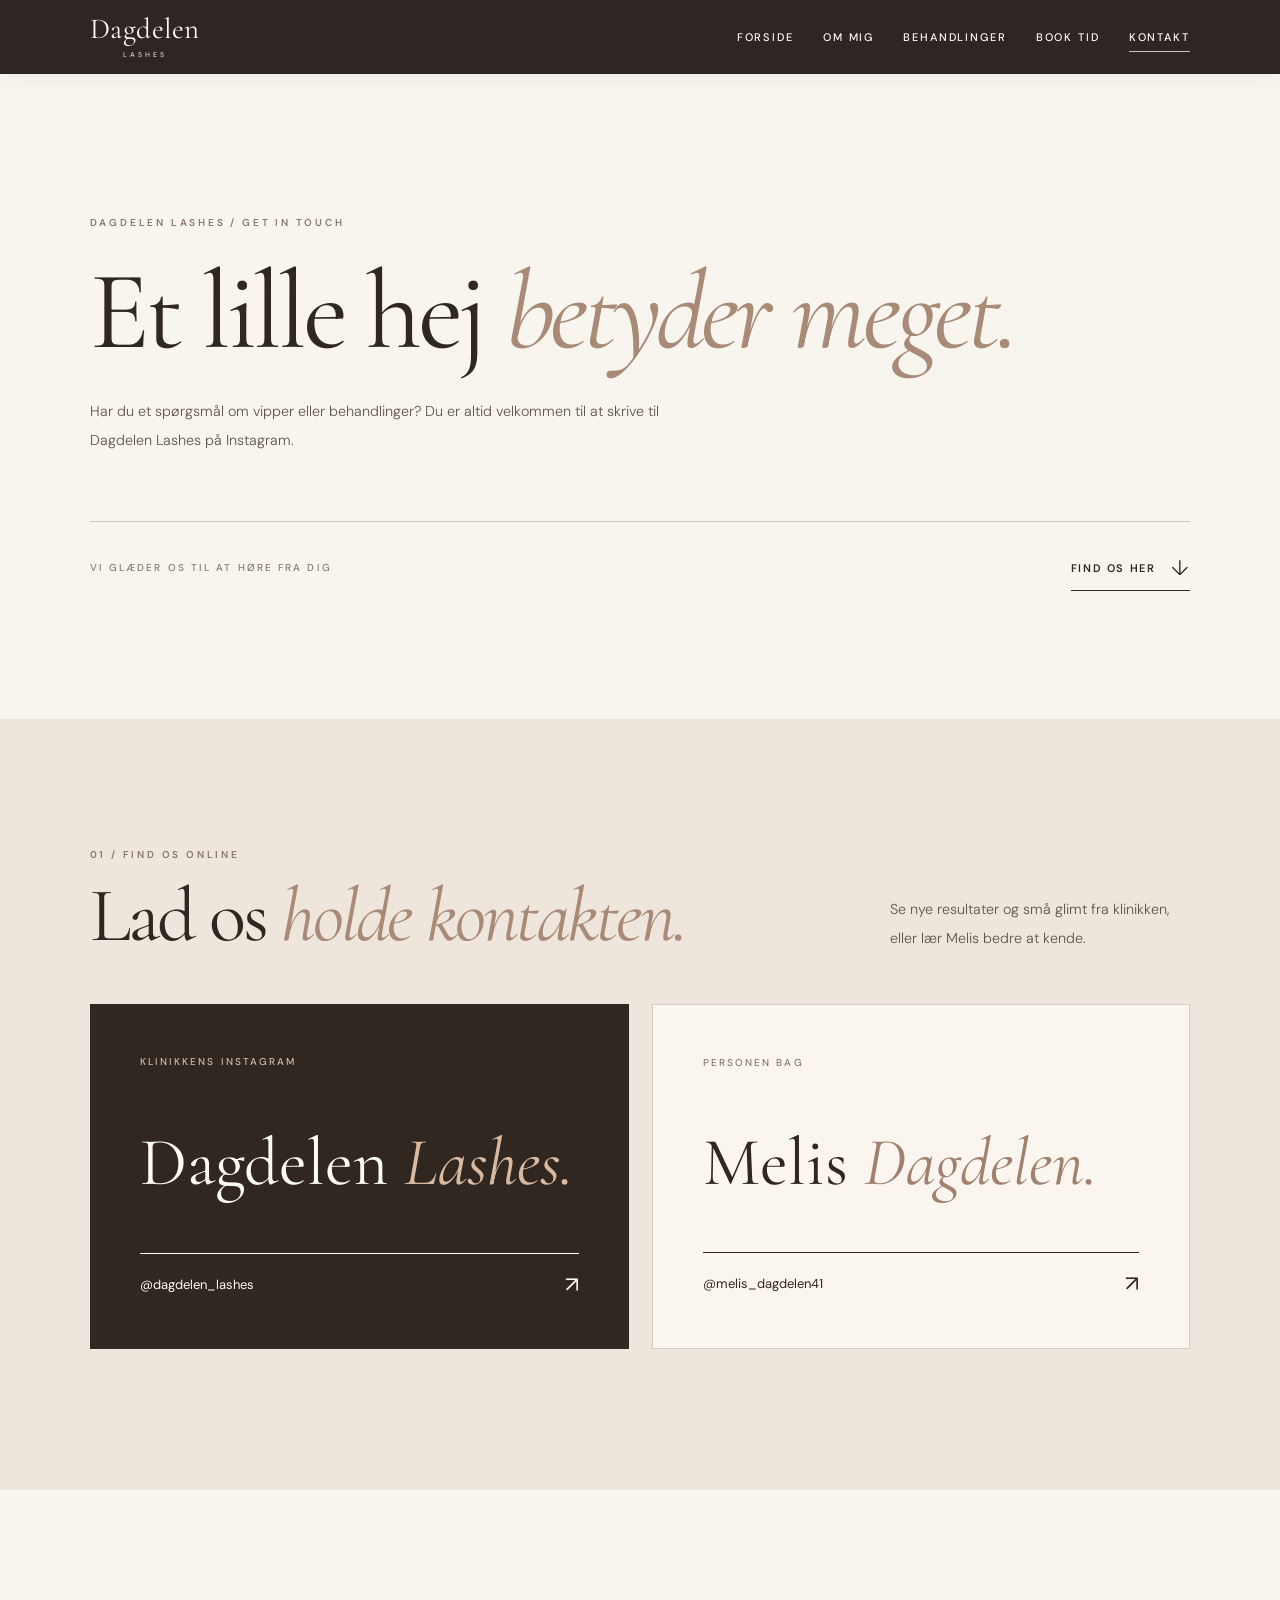
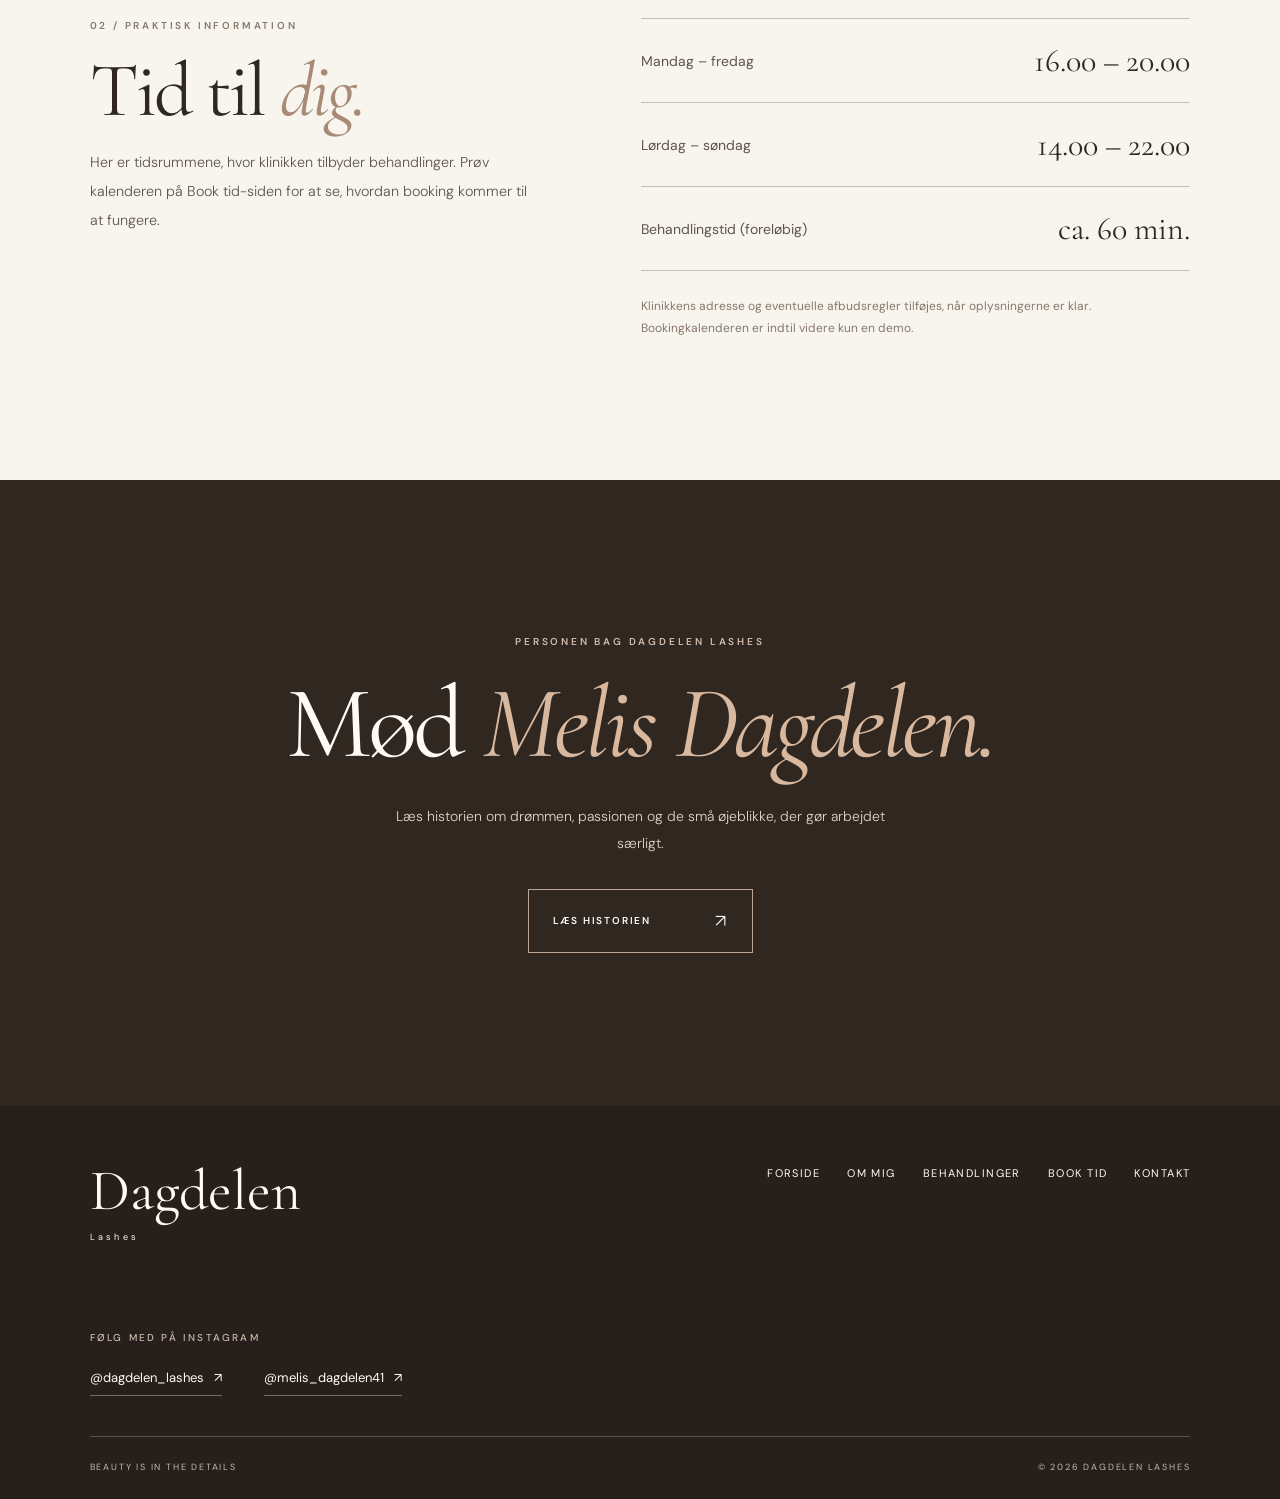
<file: kontakt.html>
<!DOCTYPE html>
<html lang="da">
<head>
  <meta charset="UTF-8">
  <meta name="viewport" content="width=device-width, initial-scale=1">
  <meta name="theme-color" content="#302721">
  <meta name="description" content="Kontakt Dagdelen Lashes via Instagram. Se klinikkens åbningstider og lær Melis Dagdelen at kende.">
  <title>Kontakt | Dagdelen Lashes</title>

  <link rel="preconnect" href="https://fonts.googleapis.com">
  <link rel="preconnect" href="https://fonts.gstatic.com" crossorigin>
  <link href="https://fonts.googleapis.com/css2?family=Cormorant+Garamond:ital,wght@0,400;0,500;0,600;1,400;1,500&family=DM+Sans:wght@300;400;500;600&display=swap" rel="stylesheet">

  <link rel="stylesheet" href="style.css">
  <link rel="stylesheet" href="inner-pages.css">

  <script src="script.js" defer></script>
  <script src="wow.js" defer></script>
</head>

<body class="page-about dl-page page-contact">

  <header class="site-header" data-header>
    <a class="site-brand" href="index.html" aria-label="Dagdelen Lashes – forsiden">
      <span class="site-brand__name">Dagdelen</span>
      <span class="site-brand__detail">LASHES</span>
    </a>

    <button class="menu-toggle" type="button" aria-label="Åbn menu" aria-expanded="false" aria-controls="primary-nav">
      <span></span><span></span>
    </button>

    <nav class="site-nav" id="primary-nav" aria-label="Hovednavigation">
      <a class="site-nav__link" href="index.html">Forside</a>
      <a class="site-nav__link" href="om-mig.html">Om mig</a>
      <a class="site-nav__link" href="behandlinger.html">Behandlinger</a>
      <a class="site-nav__link" href="book-tid.html">Book tid</a>
      <a class="site-nav__link is-active" aria-current="page" href="kontakt.html">Kontakt</a>
    </nav>
  </header>

  <main class="dl-main">

    <!-- VELKOMST -->
    <section class="dl-intro section-space" aria-labelledby="page-title">
      <div class="dl-intro__inner reveal">
        <p class="eyebrow">DAGDELEN LASHES / GET IN TOUCH</p>

        <h1 class="display-title" id="page-title">
          Et lille hej <em>betyder meget.</em>
        </h1>

        <p class="body-copy">
          Har du et spørgsmål om vipper eller behandlinger?
          Du er altid velkommen til at skrive til
          Dagdelen Lashes på Instagram.
        </p>

        <div class="dl-intro__bottom">
          <span class="dl-micro">VI GLÆDER OS TIL AT HØRE FRA DIG</span>
          <a class="dl-text-arrow" href="#kontakt-links">
            FIND OS HER <span aria-hidden="true">↓</span>
          </a>
        </div>
      </div>
    </section>

    <!-- INSTAGRAM -->
    <section class="dl-section dl-section--sand section-space" id="kontakt-links" aria-labelledby="contact-heading">

      <div class="dl-section-head reveal">
        <div>
          <p class="eyebrow">01 / FIND OS ONLINE</p>
          <h2 class="display-title" id="contact-heading">
            Lad os <em>holde kontakten.</em>
          </h2>
        </div>
        <p class="body-copy">
          Se nye resultater og små glimt fra klinikken,
          eller lær Melis bedre at kende.
        </p>
      </div>

      <div class="dl-contact-grid">

        <article class="dl-contact-card reveal">
          <p class="dl-micro">KLINIKKENS INSTAGRAM</p>

          <h2>Dagdelen <em>Lashes.</em></h2>

          <a
            href="https://www.instagram.com/dagdelen_lashes/"
            target="_blank"
            rel="noopener noreferrer"
            aria-label="Åbn Dagdelen Lashes på Instagram"
          >
            @dagdelen_lashes
            <span aria-hidden="true">↗</span>
          </a>
        </article>

        <article class="dl-contact-card dl-contact-card--light reveal">
          <p class="dl-micro">PERSONEN BAG</p>

          <h2>Melis <em>Dagdelen.</em></h2>

          <a
            href="https://www.instagram.com/melis_dagdelen41/"
            target="_blank"
            rel="noopener noreferrer"
            aria-label="Åbn Melis Dagdelens personlige Instagram"
          >
            @melis_dagdelen41
            <span aria-hidden="true">↗</span>
          </a>
        </article>

      </div>
    </section>

    <!-- ÅBNINGSTIDER -->
    <section class="dl-section dl-section--cream section-space" aria-labelledby="hours-heading">
      <div class="dl-hours">

        <div class="reveal">
          <p class="eyebrow">02 / PRAKTISK INFORMATION</p>

          <h2 class="display-title" id="hours-heading">
            Tid til <em>dig.</em>
          </h2>

          <p class="body-copy">
            Her er tidsrummene, hvor klinikken tilbyder
            behandlinger. Prøv kalenderen på Book tid-siden
            for at se, hvordan booking kommer til at fungere.
          </p>
        </div>

        <div class="reveal">
          <div class="dl-hours-list">
            <div class="dl-hours-row">
              <span>Mandag – fredag</span>
              <strong>16.00 – 20.00</strong>
            </div>

            <div class="dl-hours-row">
              <span>Lørdag – søndag</span>
              <strong>14.00 – 22.00</strong>
            </div>

            <div class="dl-hours-row">
              <span>Behandlingstid (foreløbig)</span>
              <strong>ca. 60 min.</strong>
            </div>
          </div>

          <p class="dl-address-note">
            Klinikkens adresse og eventuelle afbudsregler
            tilføjes, når oplysningerne er klar.
            Bookingkalenderen er indtil videre kun en demo.
          </p>
        </div>

      </div>
    </section>

    <!-- AFSLUTNING -->
    <section class="dl-cta section-space" aria-labelledby="contact-ending">
      <div class="dl-cta__inner reveal">
        <p class="eyebrow">PERSONEN BAG DAGDELEN LASHES</p>

        <h2 id="contact-ending">
          Mød <em>Melis Dagdelen.</em>
        </h2>

        <p>
          Læs historien om drømmen, passionen og
          de små øjeblikke, der gør arbejdet særligt.
        </p>

        <a class="button-outline" href="om-mig.html">
          LÆS HISTORIEN <span aria-hidden="true">↗</span>
        </a>
      </div>
    </section>
  </main>

  <!-- FOOTER -->
  <footer class="site-footer">
    <div class="site-footer__top">
      <a class="site-footer__brand" href="index.html">
        Dagdelen <span>Lashes</span>
      </a>

      <nav aria-label="Navigation i sidefod">
        <a href="index.html">Forside</a>
        <a href="om-mig.html">Om mig</a>
        <a href="behandlinger.html">Behandlinger</a>
        <a href="book-tid.html">Book tid</a>
        <a href="kontakt.html">Kontakt</a>
      </nav>
    </div>

    <div class="site-footer__social">
      <p class="site-footer__social-label">FØLG MED PÅ INSTAGRAM</p>
      <div class="site-footer__social-links">
        <a href="https://www.instagram.com/dagdelen_lashes/" target="_blank" rel="noopener noreferrer">
          @dagdelen_lashes <span aria-hidden="true">↗</span>
        </a>
        <a href="https://www.instagram.com/melis_dagdelen41/" target="_blank" rel="noopener noreferrer">
          @melis_dagdelen41 <span aria-hidden="true">↗</span>
        </a>
      </div>
    </div>

    <div class="site-footer__bottom">
      <span>BEAUTY IS IN THE DETAILS</span>
      <span>© <span data-year>2026</span> DAGDELEN LASHES</span>
    </div>
  </footer>
</body>
</html>
</file>
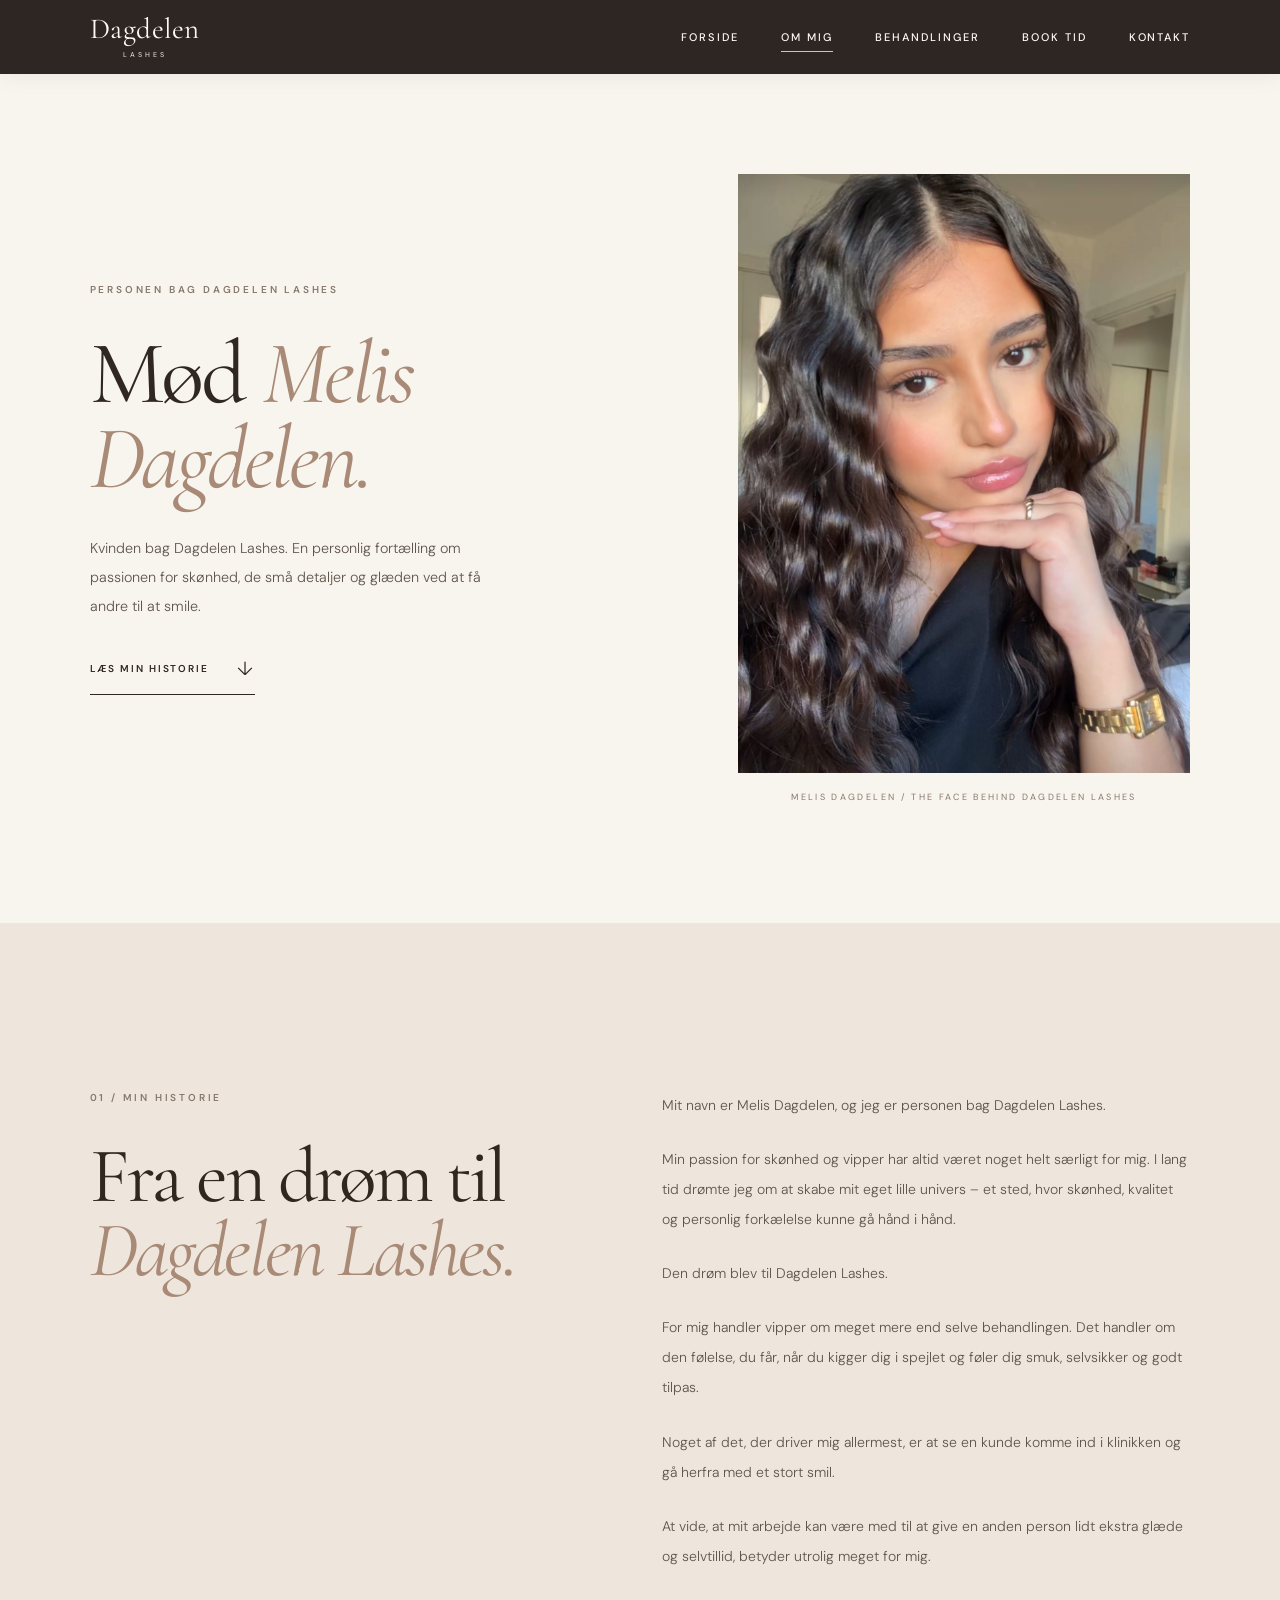
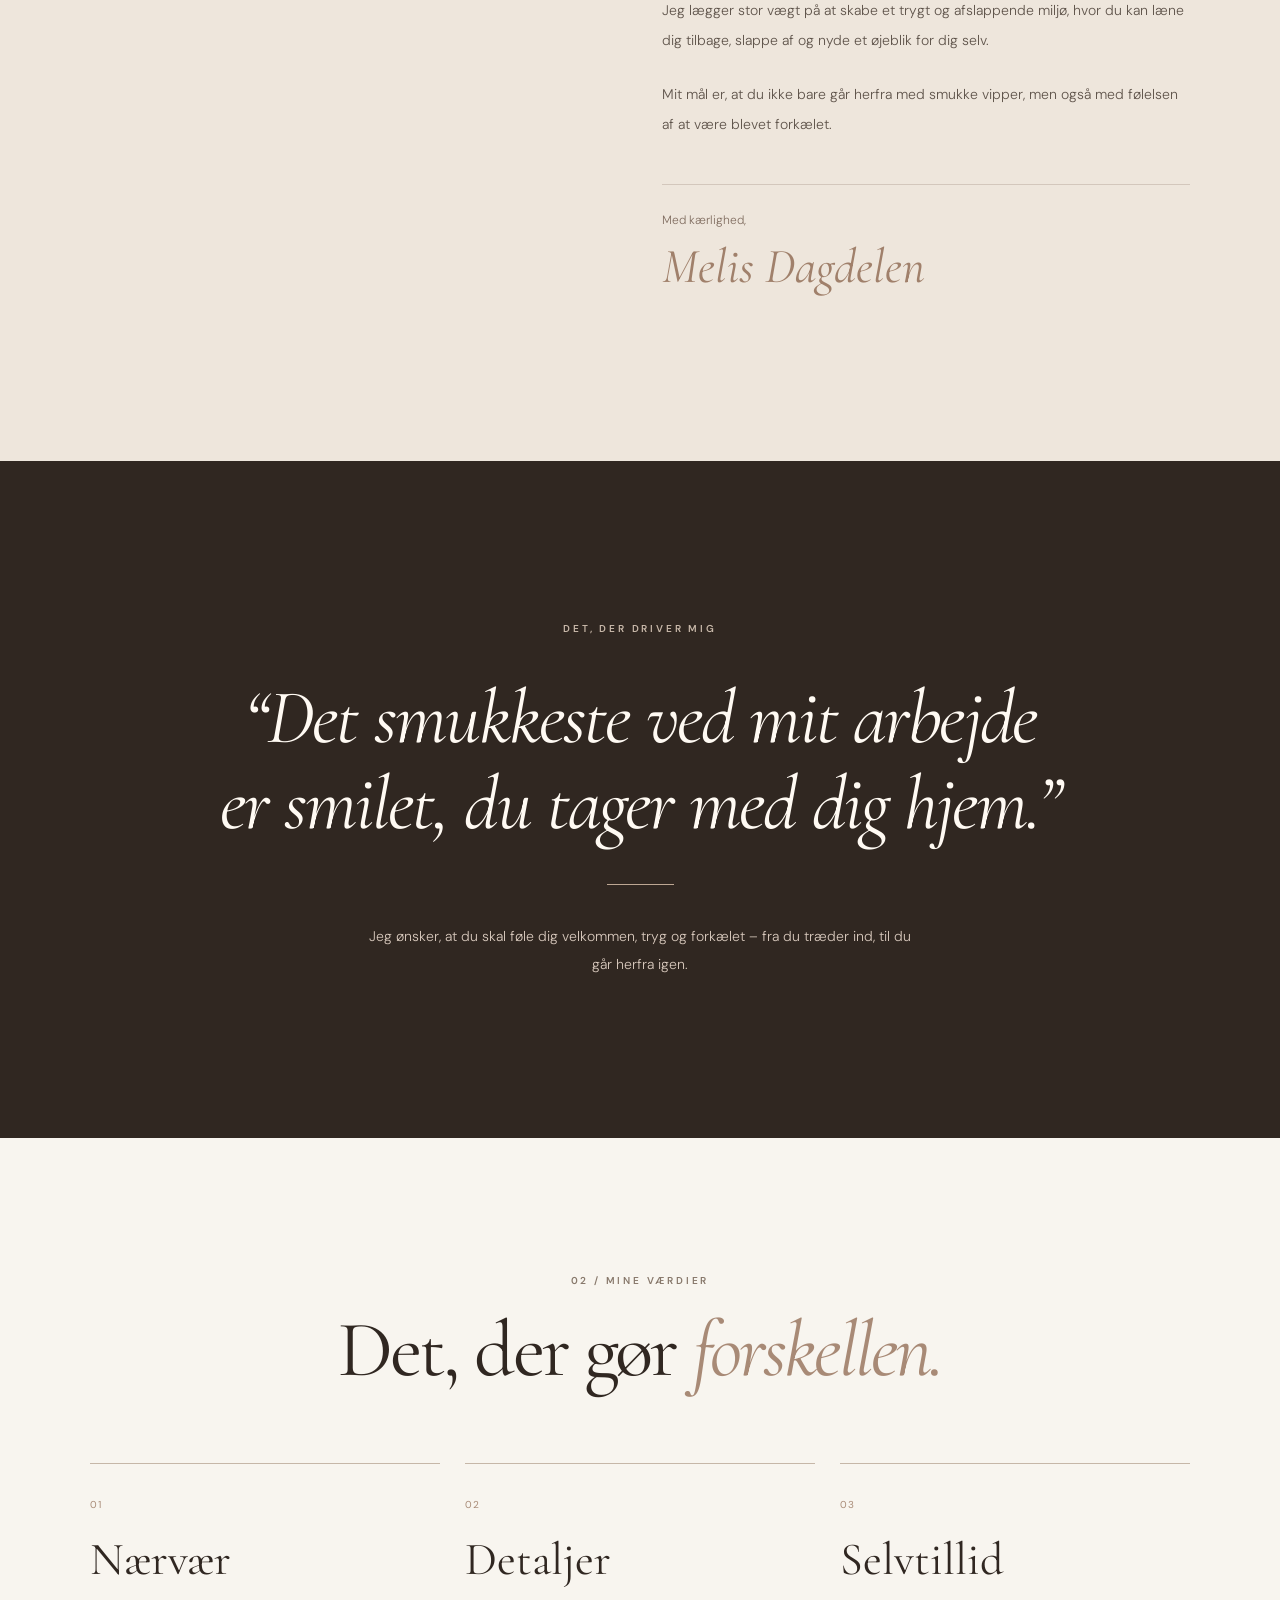
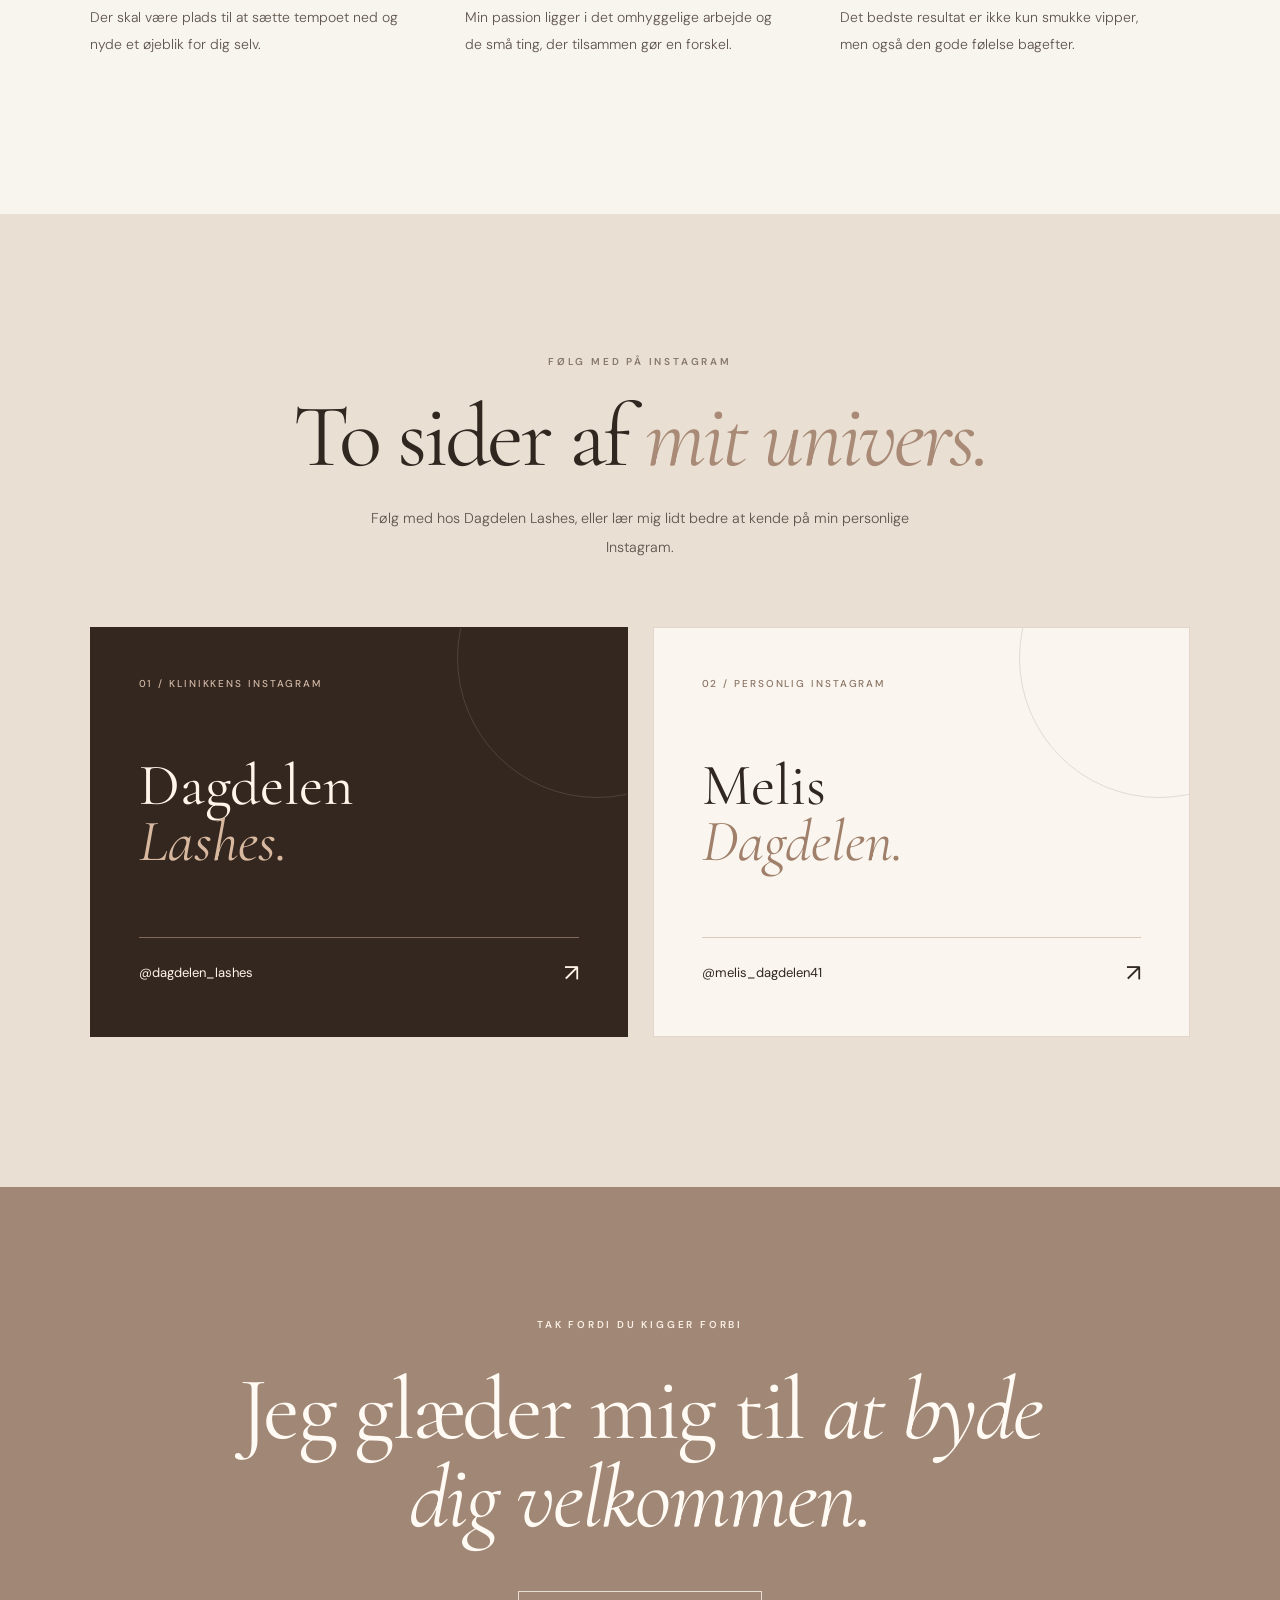
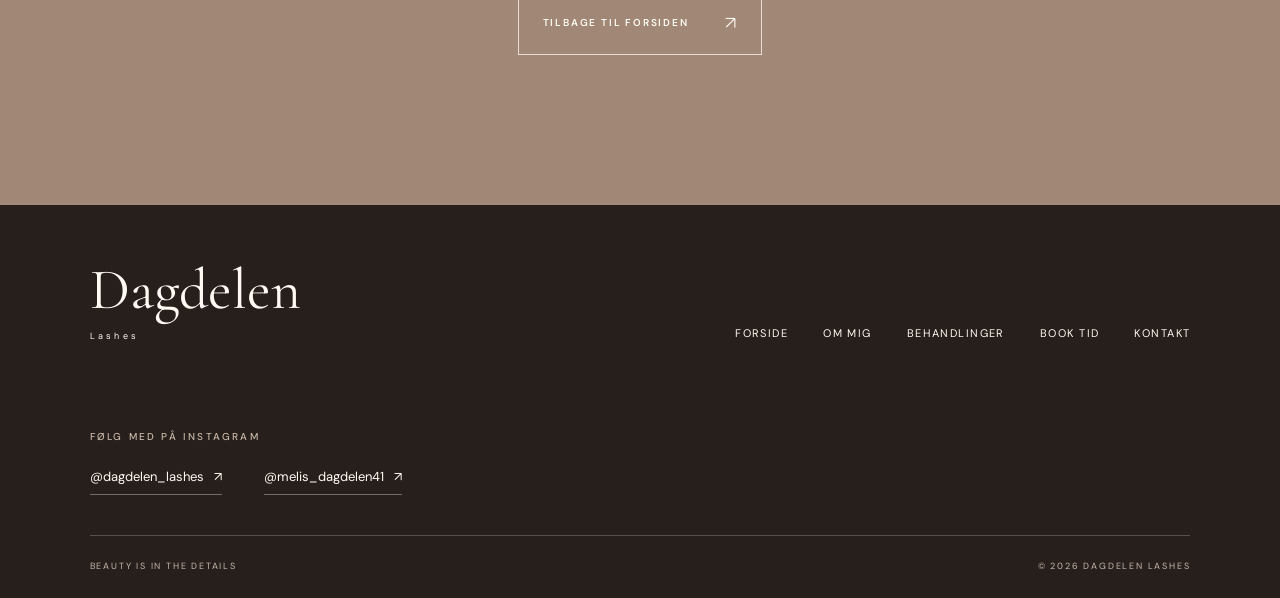
<file: om-mig.html>
<!DOCTYPE html>
<html lang="da">

<head>
  <meta charset="UTF-8">
  <meta name="viewport" content="width=device-width, initial-scale=1">
  <meta name="theme-color" content="#302721">

  <meta
    name="description"
    content="Mød Melis Dagdelen, personen bag Dagdelen Lashes. Læs om passionen for smukke vipper, selvforkælelse og de små detaljer."
  >

  <title>Mød Melis Dagdelen | Dagdelen Lashes</title>

  <!-- GOOGLE FONTS -->
  <link rel="preconnect" href="https://fonts.googleapis.com">
  <link rel="preconnect" href="https://fonts.gstatic.com" crossorigin>

  <link
    href="https://fonts.googleapis.com/css2?family=Cormorant+Garamond:ital,wght@0,400;0,500;0,600;1,400;1,500&family=DM+Sans:wght@300;400;500;600&display=swap"
    rel="stylesheet"
  >

  <!-- CSS -->
  <link rel="stylesheet" href="style.css">

  <!-- JAVASCRIPT -->
  <script src="script.js" defer></script>
  <script src="wow.js" defer></script>

</head>

<body class="page-about">

  <!-- =====================================
       NAVIGATION
  ===================================== -->

  <header class="site-header" data-header>

    <a
      class="site-brand"
      href="index.html"
      aria-label="Dagdelen Lashes, til forsiden"
    >
      <span class="site-brand__name">Dagdelen</span>
      <span class="site-brand__detail">LASHES</span>
    </a>

    <!-- MOBILMENU -->
    <button
      class="menu-toggle"
      type="button"
      aria-label="Åbn menu"
      aria-expanded="false"
      aria-controls="primary-nav"
    >
      <span></span>
      <span></span>
    </button>

    <!-- ALLE MENUPUNKTER -->
    <nav
      class="site-nav"
      id="primary-nav"
      aria-label="Hovednavigation"
    >

      <a
        class="site-nav__link"
        href="index.html"
      >
        Forside
      </a>

      <a
        class="site-nav__link is-active"
        href="om-mig.html"
        aria-current="page"
      >
        Om mig
      </a>

      <a
        class="site-nav__link"
        href="behandlinger.html"
      >
        Behandlinger
      </a>

      <a
        class="site-nav__link"
        href="book-tid.html"
      >
        Book tid
      </a>

      <a
        class="site-nav__link"
        href="kontakt.html"
      >
        Kontakt
      </a>

    </nav>

  </header>

  <main>

    <!-- =====================================
         MØD MELIS DAGDELEN
    ===================================== -->

    <section
      class="about-hero section-space"
      aria-labelledby="about-heading"
    >

      <div class="about-hero__copy reveal">

        <p class="eyebrow">
          PERSONEN BAG DAGDELEN LASHES
        </p>

        <h1
          class="display-title"
          id="about-heading"
        >
          Mød <em>Melis Dagdelen.</em>
        </h1>

        <p class="body-copy">
          Kvinden bag Dagdelen Lashes.
          En personlig fortælling om passionen
          for skønhed, de små detaljer og
          glæden ved at få andre til at smile.
        </p>

        <a
          class="text-link"
          href="#min-historie"
        >
          LÆS MIN HISTORIE
          <span aria-hidden="true">↓</span>
        </a>

      </div>

      <!-- PORTRÆT -->
      <figure class="about-hero__portrait reveal">

        <div class="image-wrap">

          <img
            src="Billeder/Mig.png"
            alt="Portræt af Melis Dagdelen, personen bag Dagdelen Lashes"
            loading="eager"
            fetchpriority="high"
            decoding="async"
          >

        </div>

        <figcaption>
          MELIS DAGDELEN / THE FACE BEHIND DAGDELEN LASHES
        </figcaption>

      </figure>

    </section>

    <!-- =====================================
         MELIS' HISTORIE
    ===================================== -->

    <section
      class="story section-space"
      id="min-historie"
      aria-labelledby="story-heading"
    >

      <div class="story__heading reveal">

        <p class="eyebrow">
          01 / MIN HISTORIE
        </p>

        <h2
          class="display-title"
          id="story-heading"
        >
          Fra en drøm til
          <em>Dagdelen Lashes.</em>
        </h2>

      </div>

      <div class="story__text reveal">

        <p>
          Mit navn er Melis Dagdelen, og jeg
          er personen bag Dagdelen Lashes.
        </p>

        <p>
          Min passion for skønhed og vipper
          har altid været noget helt særligt
          for mig. I lang tid drømte jeg om
          at skabe mit eget lille univers –
          et sted, hvor skønhed, kvalitet og
          personlig forkælelse kunne gå hånd i hånd.
        </p>

        <p>
          Den drøm blev til Dagdelen Lashes.
        </p>

        <p>
          For mig handler vipper om meget mere
          end selve behandlingen. Det handler
          om den følelse, du får, når du kigger
          dig i spejlet og føler dig smuk,
          selvsikker og godt tilpas.
        </p>

        <p>
          Noget af det, der driver mig allermest,
          er at se en kunde komme ind i klinikken
          og gå herfra med et stort smil.
        </p>

        <p>
          At vide, at mit arbejde kan være med
          til at give en anden person lidt ekstra
          glæde og selvtillid, betyder utrolig
          meget for mig.
        </p>

        <p>
          Jeg lægger stor vægt på at skabe
          et trygt og afslappende miljø,
          hvor du kan læne dig tilbage,
          slappe af og nyde et øjeblik
          for dig selv.
        </p>

        <p>
          Mit mål er, at du ikke bare går
          herfra med smukke vipper, men
          også med følelsen af at være
          blevet forkælet.
        </p>

        <!-- MELIS' SIGNATUR -->
        <div class="story-signature">

          <span>Med kærlighed,</span>

          <strong>Melis Dagdelen</strong>

        </div>

      </div>

    </section>

    <!-- =====================================
         PERSONLIGT CITAT
    ===================================== -->

    <section
      class="quote-section section-space"
      aria-labelledby="quote-heading"
    >

      <div class="quote-section__inner reveal">

        <p class="eyebrow">
          DET, DER DRIVER MIG
        </p>

        <h2 id="quote-heading">
          “Det smukkeste ved mit arbejde
          er smilet, du tager med dig hjem.”
        </h2>

        <div
          class="quote-section__ornament"
          aria-hidden="true"
        ></div>

        <p>
          Jeg ønsker, at du skal føle dig
          velkommen, tryg og forkælet –
          fra du træder ind, til du
          går herfra igen.
        </p>

      </div>

    </section>

    <!-- =====================================
         MELIS' VÆRDIER
    ===================================== -->

    <section
      class="values section-space"
      aria-labelledby="values-heading"
    >

      <div class="values__heading reveal">

        <p class="eyebrow">
          02 / MINE VÆRDIER
        </p>

        <h2
          class="display-title"
          id="values-heading"
        >
          Det, der gør
          <em>forskellen.</em>
        </h2>

      </div>

      <div class="values-grid">

        <!-- NÆRVÆR -->
        <div class="value-card reveal">

          <span>01</span>
          <h3>Nærvær</h3>

          <p>
            Der skal være plads til at
            sætte tempoet ned og nyde
            et øjeblik for dig selv.
          </p>

        </div>

        <!-- DETALJER -->
        <div class="value-card reveal">

          <span>02</span>
          <h3>Detaljer</h3>

          <p>
            Min passion ligger i det
            omhyggelige arbejde og de
            små ting, der tilsammen
            gør en forskel.
          </p>

        </div>

        <!-- SELVTILLID -->
        <div class="value-card reveal">

          <span>03</span>
          <h3>Selvtillid</h3>

          <p>
            Det bedste resultat er ikke
            kun smukke vipper, men også
            den gode følelse bagefter.
          </p>

        </div>

      </div>

    </section>

    <!-- =====================================
         INSTAGRAM
    ===================================== -->

    <section
      class="social-showcase section-space"
      aria-labelledby="instagram-title"
    >

      <div class="social-showcase__heading reveal">

        <p class="eyebrow">
          FØLG MED PÅ INSTAGRAM
        </p>

        <h2
          class="display-title"
          id="instagram-title"
        >
          To sider af
          <em>mit univers.</em>
        </h2>

        <p class="body-copy">
          Følg med hos Dagdelen Lashes,
          eller lær mig lidt bedre at kende
          på min personlige Instagram.
        </p>

      </div>

      <div class="social-showcase__grid">

        <!-- KLINIKKENS INSTAGRAM -->
        <a
          class="social-card reveal"
          href="https://www.instagram.com/dagdelen_lashes/"
          target="_blank"
          rel="noopener noreferrer"
          aria-label="Besøg Dagdelen Lashes på Instagram"
        >

          <span class="social-card__label">
            01 / KLINIKKENS INSTAGRAM
          </span>

          <h3>
            Dagdelen
            <em>Lashes.</em>
          </h3>

          <span class="social-card__handle">

            @dagdelen_lashes

            <span
              class="social-card__arrow"
              aria-hidden="true"
            >
              ↗
            </span>

          </span>

        </a>

        <!-- MELIS' PERSONLIGE INSTAGRAM -->
        <a
          class="social-card reveal"
          href="https://www.instagram.com/melis_dagdelen41/"
          target="_blank"
          rel="noopener noreferrer"
          aria-label="Besøg Melis Dagdelens personlige Instagram"
        >

          <span class="social-card__label">
            02 / PERSONLIG INSTAGRAM
          </span>

          <h3>
            Melis
            <em>Dagdelen.</em>
          </h3>

          <span class="social-card__handle">

            @melis_dagdelen41

            <span
              class="social-card__arrow"
              aria-hidden="true"
            >
              ↗
            </span>

          </span>

        </a>

      </div>

    </section>

    <!-- =====================================
         AFSLUTNING
    ===================================== -->

    <section
      class="about-ending section-space"
      aria-labelledby="ending-heading"
    >

      <div class="about-ending__inner reveal">

        <p class="eyebrow">
          TAK FORDI DU KIGGER FORBI
        </p>

        <h2 id="ending-heading">
          Jeg glæder mig til
          <em>at byde dig velkommen.</em>
        </h2>

        <a
          class="button-outline button-outline--light"
          href="index.html"
        >
          TILBAGE TIL FORSIDEN
          <span aria-hidden="true">↗</span>
        </a>

      </div>

    </section>

  </main>

  <!-- =====================================
       FOOTER
  ===================================== -->

  <footer class="site-footer">

    <div class="site-footer__top">

      <a
        class="site-footer__brand"
        href="index.html"
      >
        Dagdelen
        <span>Lashes</span>
      </a>

      <nav aria-label="Navigation i sidefod">

        <a href="index.html">Forside</a>
        <a href="om-mig.html">Om mig</a>
        <a href="behandlinger.html">Behandlinger</a>
        <a href="book-tid.html">Book tid</a>
        <a href="kontakt.html">Kontakt</a>

      </nav>

    </div>

    <!-- INSTAGRAM -->
    <div class="site-footer__social">

      <p class="site-footer__social-label">
        FØLG MED PÅ INSTAGRAM
      </p>

      <div class="site-footer__social-links">

        <a
          href="https://www.instagram.com/dagdelen_lashes/"
          target="_blank"
          rel="noopener noreferrer"
          aria-label="Besøg klinikkens Instagram"
        >
          @dagdelen_lashes
          <span aria-hidden="true">↗</span>
        </a>

        <a
          href="https://www.instagram.com/melis_dagdelen41/"
          target="_blank"
          rel="noopener noreferrer"
          aria-label="Besøg Melis Dagdelens personlige Instagram"
        >
          @melis_dagdelen41
          <span aria-hidden="true">↗</span>
        </a>

      </div>

    </div>

    <div class="site-footer__bottom">

      <span>BEAUTY IS IN THE DETAILS</span>

      <span>
        © <span data-year>2026</span>
        DAGDELEN LASHES
      </span>

    </div>

  </footer>

</body>
</html>
</file>
<file: style.css>
/* =========================================
   DAGDELEN LASHES
   KOMPLET STYLESHEET
   MOBIL + COMPUTER
========================================= */

:root {
  --ink: #302721;
  --ink-soft: #5f544b;
  --muted: #87786b;
  --cream: #f8f5ef;
  --sand: #eee6dc;
  --sand-deep: #e2d6c9;
  --accent: #a88a76;
  --white: #fffaf3;

  --font-serif: 'Cormorant Garamond', Georgia, serif;
  --font-sans: 'DM Sans', Arial, sans-serif;

  --header-height: 74px;
}

*,
*::before,
*::after {
  box-sizing: border-box;
}

html {
  scroll-behavior: smooth;
  scroll-padding-top: calc(var(--header-height) + 18px);
}

body {
  margin: 0;
  background: var(--cream);
  color: var(--ink);
  font-family: var(--font-sans);
  -webkit-font-smoothing: antialiased;
  overflow-x: clip;
}

a {
  color: inherit;
  text-decoration: none;
}

button {
  font: inherit;
}

img {
  display: block;
  max-width: 100%;
}

figure,
h1,
h2,
h3,
p {
  margin: 0;
}

::selection {
  background: #bca997;
  color: #211b18;
}

:focus-visible {
  outline: 2px solid var(--accent);
  outline-offset: 5px;
}

/* TYPOGRAFI OG FÆLLES ELEMENTER */

.section-space {
  padding-inline: clamp(23px, 7vw, 120px);
}

.eyebrow {
  display: flex;
  align-items: center;
  gap: 14px;
  font-size: 10px;
  font-weight: 600;
  letter-spacing: .28em;
  line-height: 1.5;
  color: var(--muted);
  text-transform: uppercase;
}

.eyebrow__line {
  width: 32px;
  height: 1px;
  background: currentColor;
  flex: none;
}

.display-title {
  font-family: var(--font-serif);
  font-weight: 400;
  font-size: clamp(3.55rem, 7.4vw, 7.35rem);
  line-height: .95;
  letter-spacing: -.036em;
  text-wrap: balance;
}

.display-title em {
  font-weight: 400;
  color: var(--accent);
}

.body-copy {
  max-width: 565px;
  font-size: clamp(14px, 1.12vw, 16px);
  font-weight: 300;
  line-height: 2.02;
  color: var(--ink-soft);
}

.text-link {
  display: inline-flex;
  align-items: center;
  gap: 28px;
  border-bottom: 1px solid currentColor;
  padding: 12px 0 13px;
  font-size: 10px;
  font-weight: 600;
  letter-spacing: .19em;
  transition: gap .3s ease;
}

.text-link:hover {
  gap: 39px;
}

.text-link span {
  font-size: 19px;
  font-weight: 300;
}

.image-wrap {
  overflow: hidden;
  background: var(--sand-deep);
}

.image-wrap img {
  width: 100%;
  height: 100%;
  object-fit: cover;
  transition: transform 1s cubic-bezier(.22,1,.36,1);
}

@media (hover: hover) and (pointer: fine) {
  .image-wrap:hover img:not(.wow-parallax) {
    transform: scale(1.035);
  }
}

/* =========================================
   NAVIGATION
========================================= */

.site-header {
  position: fixed;
  top: 0;
  left: 0;
  width: 100%;
  height: var(--header-height);
  z-index: 100;

  display: flex;
  align-items: center;
  justify-content: space-between;

  padding: 0 clamp(23px, 7vw, 120px);
  color: var(--white);

  background: linear-gradient(
    180deg,
    rgba(29,23,20,.55),
    rgba(29,23,20,.12)
  );

  transition:
    background .35s ease,
    box-shadow .35s ease;
}

.site-header.is-scrolled,
.page-about .site-header,
body.menu-open .site-header {
  background: rgba(39,31,27,.97);
  box-shadow: 0 2px 24px rgba(25,20,17,.06);
}

.site-brand {
  display: flex;
  flex-direction: column;
  align-items: flex-start;
  line-height: .9;
  white-space: nowrap;
}

.site-brand__name {
  font-family: var(--font-serif);
  font-size: 29px;
  letter-spacing: .018em;
}

.site-brand__detail {
  align-self: center;
  font-size: 7px;
  line-height: 1;
  font-weight: 500;
  letter-spacing: .43em;
  margin-top: 8px;
  opacity: .82;
}

.site-nav {
  display: flex;
  align-items: center;
  gap: 42px;
}

.site-nav__link {
  position: relative;
  font-size: 11px;
  letter-spacing: .18em;
  font-weight: 500;
  text-transform: uppercase;
  padding: 11px 0;
}

.site-nav__link::after {
  content: "";
  display: block;
  position: absolute;
  bottom: 3px;
  left: 0;
  right: 100%;
  height: 1px;
  background: var(--white);
  opacity: .75;
  transition: right .3s ease;
}

.site-nav__link:hover::after,
.site-nav__link.is-active::after {
  right: 0;
}

.menu-toggle {
  display: none;
}

/* =========================================
   HERO - VELKOMSTBILLEDE
========================================= */

.hero-stage {
  position: relative;
  height: 165svh;

  --hero-visibility: 1;
  --hero-wash: 0;
}

.hero {
  position: sticky;
  top: 0;

  height: 100svh;
  min-height: 480px;
  overflow: hidden;

  display: flex;
  align-items: center;
  justify-content: center;

  background: var(--cream);
  isolation: isolate;
}

.hero__image,
.hero__shade,
.hero__wash {
  position: absolute;
  inset: 0;
  pointer-events: none;
}

.hero__image {
  z-index: -3;

  background: #5a514d
    url('Billeder/pexels-prince-kumar-2155071944-33576089.jpg')
    center center / cover no-repeat;

  opacity: var(--hero-visibility);
}

.hero__shade {
  z-index: -2;

  background: linear-gradient(
    180deg,
    rgba(23,20,18,.40) 0%,
    rgba(23,20,18,.12) 45%,
    rgba(23,20,18,.34) 100%
  );

  opacity: var(--hero-visibility);
}

.hero__wash {
  z-index: -1;
  background: var(--cream);
  opacity: var(--hero-wash);
}

.hero__identity {
  z-index: 1;
  width: min(96vw, 1300px);
  padding: 0 10px;
  text-align: center;
  color: var(--white);

  opacity: var(--hero-visibility);
  transform: translateY(-2svh);
}

.hero__title {
  font-size: 0;
  line-height: 0;
}

.hero__logo {
  width: 100%;
  max-height: min(46svh, 430px);
  height: auto;

  object-fit: contain;
  filter: drop-shadow(
    0 3px 13px rgba(30,22,19,.16)
  );
}

.hero__subline {
  margin: clamp(-10px,-.4vw,0px) 0 0;
  font-family: var(--font-serif);

  font-size: clamp(21px,2.9vw,35px);
  font-style: italic;
  font-weight: 500;

  letter-spacing: .38em;
  padding-left: .38em;

  text-shadow: 0 2px 14px rgba(0,0,0,.24);
}

.hero__scroll {
  position: absolute;
  z-index: 2;

  bottom: clamp(30px,6.2svh,68px);
  left: 50%;
  transform: translateX(-50%);

  display: grid;
  justify-items: center;
  gap: 16px;

  color: var(--white);
  opacity: var(--hero-visibility);
  white-space: nowrap;
}

.hero__scroll > span:first-child {
  font-size: 9px;
  font-weight: 500;
  letter-spacing: .30em;
}

.hero__scroll-line {
  height: 39px;
  width: 1px;

  background: rgba(255,250,243,.85);
  transform-origin: top;

  animation: float-line 1.9s ease-in-out infinite;
}

@keyframes float-line {
  0%, 100% {
    transform: scaleY(.85);
  }

  50% {
    transform: scaleY(1.14);
  }
}

/* =========================================
   INTRODUKTION
========================================= */

.welcome {
  position: relative;

  padding-top: clamp(100px,14vw,205px);
  padding-bottom: clamp(115px,15vw,210px);

  background: var(--cream);
}

.welcome__inner {
  width: min(100%, 970px);
  margin: 0 auto;
  text-align: center;

  display: flex;
  flex-direction: column;
  align-items: center;
}

.welcome .eyebrow {
  justify-content: center;
  margin-bottom: 34px;
}

.welcome .display-title {
  font-size: clamp(3.85rem,8vw,8rem);
  max-width: 850px;
}

.welcome .body-copy {
  max-width: 600px;
  margin-top: 39px;
}

.welcome .text-link {
  margin-top: 28px;
}

/* =========================================
   KLINIK - 2 BILLEDER
========================================= */

.studio {
  padding-top: clamp(86px,10vw,145px);
  padding-bottom: clamp(100px,12vw,172px);

  background: var(--sand);
}

.section-heading {
  display: flex;
  justify-content: space-between;
  align-items: end;
  gap: 55px;
  margin-bottom: 65px;
}

.section-heading .eyebrow {
  margin-bottom: 24px;
}

.section-heading .display-title {
  max-width: 690px;
  font-size: clamp(3.3rem,6.5vw,6.3rem);
}

.section-heading__copy {
  width: 245px;
  flex: none;

  font-size: 13px;
  font-weight: 300;
  color: var(--ink-soft);
  line-height: 1.95;
  padding-bottom: 7px;
}

.studio-grid {
  display: grid;
  grid-template-columns: repeat(2,minmax(0,1fr));
  gap: 24px;
  align-items: start;
}

.studio-card {
  min-width: 0;
  margin: 0;
}

.studio-card__image {
  aspect-ratio: 4 / 5;
}

/* Behandlingssengen forbliver synlig */

.studio-card:first-child .studio-card__image img {
  object-position: center 78%;
}

.studio-card figcaption,
.result-card figcaption {
  display: flex;
  align-items: baseline;
  gap: 16px;

  padding-top: 20px;

  font-family: var(--font-serif);
  font-size: 23px;
  color: var(--ink);
}

.studio-card figcaption span,
.result-card figcaption span {
  font-family: var(--font-sans);
  font-size: 10px;
  font-weight: 500;
  color: var(--muted);
}

/* =========================================
   VIPPEBEHANDLING
========================================= */

.experience {
  padding-top: clamp(100px,13vw,175px);
  padding-bottom: clamp(100px,13vw,175px);

  background: var(--cream);

  display: grid;
  grid-template-columns:
    minmax(0,1.04fr) minmax(0,.96fr);

  gap: clamp(45px,10vw,165px);
  align-items: center;
}

.experience__photo {
  aspect-ratio: 4 / 5.2;
}

.experience__photo img {
  object-position: center 40%;
}

.image-note {
  display: block;
  margin-top: 17px;

  font-size: 9px;
  color: var(--muted);
  letter-spacing: .24em;
}

.experience__text {
  max-width: 555px;
}

.experience__text .eyebrow {
  margin-bottom: 35px;
}

.experience__text .display-title {
  font-size: clamp(3.3rem,6.3vw,6.5rem);
}

.experience__rule {
  height: 1px;
  width: 70px;

  background: var(--accent);
  margin: 40px 0 35px;
}

.experience__text .body-copy + .body-copy {
  margin-top: 18px;
}

/* =========================================
   RESULTATER - 2 KUNDEBILLEDER
========================================= */

.results {
  padding-top: clamp(100px,11vw,165px);
  padding-bottom: clamp(110px,13vw,180px);
  background: #e8ded3;
}

.results__heading {
  text-align: center;
  max-width: 800px;
  margin: 0 auto 65px;
}

.results__heading .eyebrow {
  justify-content: center;
  margin-bottom: 26px;
}

.results__heading .display-title {
  font-size: clamp(3.7rem,7.3vw,7rem);
}

.results__heading .body-copy {
  margin: 28px auto 0;
  max-width: 530px;
}

.results-grid {
  display: grid;
  grid-template-columns:
    repeat(2,minmax(0,1fr));

  gap: 24px;
  align-items: start;
}

.result-card {
  min-width: 0;
  margin: 0;
  padding: 0;
}

.result-card .image-wrap {
  position: relative;
  aspect-ratio: 4 / 5;
}

.result-card .image-wrap img {
  object-position: center;
}

/* =========================================
   AFSLUTNING PÅ FORSIDEN
========================================= */

.closing {
  background: var(--cream);
  padding-top: 145px;
  padding-bottom: 155px;
  text-align: center;
}

.closing__inner {
  max-width: 860px;
  margin-inline: auto;
}

.closing .eyebrow {
  justify-content: center;
  margin-bottom: 31px;
}

.closing h2 {
  font-family: var(--font-serif);
  font-weight: 400;
  font-size: clamp(4.2rem,8.3vw,8.1rem);
  line-height: .92;
  letter-spacing: -.035em;
}

.closing h2 em {
  color: var(--accent);
  font-weight: 400;
}

.closing__inner > p:not(.eyebrow) {
  margin: 37px auto 38px;
  max-width: 510px;

  font-size: 14px;
  font-weight: 300;
  line-height: 2;
  color: var(--ink-soft);
}

.button-outline {
  min-width: 225px;

  display: inline-flex;
  justify-content: space-between;
  align-items: center;
  gap: 36px;

  border: 1px solid rgba(48,39,33,.55);
  padding: 19px 24px;

  font-size: 10px;
  font-weight: 600;
  letter-spacing: .18em;

  transition:
    background .25s ease,
    color .25s ease;
}

.button-outline span {
  font-size: 18px;
  font-weight: 300;
}

.button-outline:hover {
  background: var(--ink);
  color: var(--white);
}

/* =========================================
   OM MIG - MELIS DAGDELEN
========================================= */

.about-hero {
  min-height: 100svh;

  padding-top: calc(var(--header-height) + 100px);
  padding-bottom: 120px;

  display: grid;
  grid-template-columns:
    minmax(0,1fr) minmax(0,.87fr);

  align-items: center;
  gap: clamp(50px,10vw,175px);

  background: var(--cream);
}

.about-hero__copy {
  max-width: 660px;
}

.about-hero__copy .eyebrow {
  margin-bottom: 34px;
}

.about-hero__copy .display-title {
  font-size: clamp(4.15rem,7vw,7rem);
}

.about-hero__copy .body-copy {
  max-width: 395px;
  margin-top: 33px;
}

.about-hero__copy .text-link {
  margin-top: 23px;
}

.about-hero__portrait {
  width: 100%;
  max-width: 480px;
  justify-self: center;
}

.about-hero__portrait .image-wrap {
  aspect-ratio: 3.7 / 4.9;
}

.about-hero__portrait .image-wrap img {
  object-position: center 25%;
}

.about-hero__portrait figcaption {
  text-align: center;
  padding-top: 18px;
  font-size: 9px;
  letter-spacing: .26em;
  color: var(--muted);
}

/* MELIS' HISTORIE */

.story {
  display: grid;
  grid-template-columns:
    minmax(0,.9fr) minmax(0,1.1fr);

  gap: clamp(65px,11vw,175px);

  background: var(--sand);

  padding-top: clamp(105px,13vw,190px);
  padding-bottom: clamp(105px,13vw,190px);
}

.story__heading .eyebrow {
  margin-bottom: 34px;
}

.story__heading .display-title {
  font-size: clamp(3.8rem,6.1vw,6.2rem);
}

.story__text {
  max-width: 600px;
}

.story__text p {
  font-size: clamp(14px,1.05vw,16px);
  font-weight: 300;
  line-height: 2.15;
  color: var(--ink-soft);
}

.story__text p + p {
  margin-top: 24px;
}

/* PERSONLIG SIGNATUR */

.story-signature {
  display: flex;
  flex-direction: column;
  align-items: flex-start;
  gap: 12px;

  margin-top: 45px;
  padding-top: 27px;

  border-top: 1px solid rgba(100,75,60,.2);
}

.story-signature span {
  font-size: 12px;
  font-weight: 300;
  color: #806d60;
}

.story-signature strong {
  font-family: var(--font-serif);
  font-size: clamp(36px,4vw,49px);
  line-height: 1.1;
  font-weight: 400;
  font-style: italic;
  color: #a0806b;
}

/* PERSONLIGT CITAT */

.quote-section {
  padding-top: 160px;
  padding-bottom: 160px;

  background: #302721;
  color: var(--white);
  text-align: center;
}

.quote-section__inner {
  max-width: 930px;
  margin-inline: auto;
}

.quote-section .eyebrow {
  justify-content: center;
  color: #c8b8a9;
  margin-bottom: 39px;
}

.quote-section h2 {
  font-family: var(--font-serif);
  font-size: clamp(3.65rem,6vw,6.9rem);
  font-weight: 400;
  font-style: italic;

  letter-spacing: -.025em;
  line-height: 1.12;
  text-wrap: balance;
}

.quote-section__ornament {
  height: 1px;
  width: 67px;
  margin: 37px auto;
  background: #bda793;
}

.quote-section__inner > p:last-child {
  margin: 0 auto;
  max-width: 555px;

  color: #d8c9bd;
  font-size: 14px;
  font-weight: 300;
  line-height: 2;
}

/* MINE VÆRDIER */

.values {
  padding-top: 135px;
  padding-bottom: 150px;
  background: var(--cream);
}

.values__heading {
  text-align: center;
  margin-bottom: 75px;
}

.values__heading .eyebrow {
  justify-content: center;
  margin-bottom: 25px;
}

.values__heading .display-title {
  font-size: clamp(3.5rem,6.2vw,6.4rem);
}

.values-grid {
  display: grid;
  grid-template-columns:
    repeat(3,minmax(0,1fr));

  gap: 25px;
}

.value-card {
  border-top: 1px solid #c6b7a8;
  padding: 28px 10px 5px 0;
}

.value-card > span {
  font-size: 10px;
  letter-spacing: .13em;
  color: var(--accent);
}

.value-card h3 {
  font-family: var(--font-serif);
  font-size: clamp(39px,3.6vw,56px);
  font-weight: 400;
  margin: 18px 0 17px;
}

.value-card p {
  max-width: 320px;
  color: var(--ink-soft);
  font-size: 14px;
  font-weight: 300;
  line-height: 1.95;
}

/* AFSLUTNING PÅ OM MIG */

.about-ending {
  padding-top: 130px;
  padding-bottom: 150px;

  text-align: center;
  background: #a18775;
  color: var(--white);
}

.about-ending__inner {
  max-width: 840px;
  margin-inline: auto;
}

.about-ending .eyebrow {
  color: #f8eee5;
  justify-content: center;
  margin-bottom: 34px;
}

.about-ending h2 {
  font-family: var(--font-serif);
  font-size: clamp(4rem,7vw,7rem);
  line-height: .99;
  font-weight: 400;
  letter-spacing: -.026em;
}

.about-ending h2 em {
  font-weight: 400;
}

.button-outline--light {
  margin-top: 48px;
  border-color: rgba(255,250,243,.75);
}

.button-outline--light:hover {
  background: var(--white);
  color: var(--ink);
}

/* =========================================
   INSTAGRAM
========================================= */

.social-showcase {
  background: #e9dfd3;
  padding-top: clamp(100px,11vw,140px);
  padding-bottom: clamp(110px,12vw,150px);
}

.social-showcase__heading {
  max-width: 750px;
  text-align: center;
  margin: 0 auto 65px;
}

.social-showcase__heading .eyebrow {
  justify-content: center;
  margin-bottom: 25px;
}

.social-showcase__heading .display-title {
  font-size: clamp(3.5rem,7vw,7rem);
}

.social-showcase__heading .body-copy {
  margin: 25px auto 0;
}

.social-showcase__grid {
  display: grid;
  grid-template-columns:
    repeat(2,minmax(0,1fr));

  gap: 25px;
  max-width: 1150px;
  margin: 0 auto;
}

.social-card {
  display: flex;
  position: relative;
  isolation: isolate;
  overflow: hidden;

  flex-direction: column;
  justify-content: space-between;
  gap: 40px;

  min-width: 0;
  min-height: 410px;
  padding: clamp(30px,4vw,48px);

  color: var(--ink);
  background: #faf6ef;
  border: 1px solid #e2d5c9;

  transition:
    box-shadow .4s ease,
    background .4s ease;
}

.social-card::before {
  content: "";
  position: absolute;

  top: -110px;
  right: -110px;

  width: 280px;
  height: 280px;

  border: 1px solid currentColor;
  border-radius: 50%;
  opacity: .13;

  pointer-events: none;
  z-index: -1;
}

.social-card:first-child {
  background: #342720;
  color: #fff5e9;
  border-color: transparent;
}

.social-card__label {
  font-size: 10px;
  line-height: 1.6;
  font-weight: 500;
  letter-spacing: .19em;
  color: #897364;
}

.social-card:first-child .social-card__label {
  color: #d1b8a5;
}

.social-card h3 {
  font-family: var(--font-serif);
  font-weight: 400;

  font-size: clamp(3rem,4.6vw,5rem);
  line-height: .95;
}

.social-card h3 em {
  display: block;
  font-weight: 400;
  color: #a0806b;
}

.social-card:first-child h3 em {
  color: #d8b99f;
}

.social-card__handle {
  display: flex;
  justify-content: space-between;
  align-items: center;
  gap: 12px;

  min-width: 0;
  padding-top: 19px;

  border-top: 1px solid #d9cabe;
  font-size: 13px;
  overflow-wrap: anywhere;
}

.social-card:first-child .social-card__handle {
  border-top-color: #80695b;
}

.social-card__arrow {
  font-size: 24px;
  flex-shrink: 0;
  transition: transform .3s ease;
}

@media (hover: hover) and (pointer: fine) {
  .social-card:hover {
    box-shadow: 0 24px 55px rgba(40,29,24,.15);
  }

  .social-card:hover .social-card__arrow {
    transform: translate(5px,-5px);
  }
}

/* =========================================
   FOOTER
========================================= */

.site-footer {
  padding: 60px clamp(23px,7vw,120px) 26px;
  background: #271f1b;
  color: var(--white);
}

.site-footer__top {
  display: flex;
  align-items: end;
  justify-content: space-between;
  gap: 35px;
  padding-bottom: 65px;
}

.site-footer__brand {
  font-family: var(--font-serif);
  font-size: clamp(40px,4.5vw,67px);
  line-height: .9;
}

.site-footer__brand span {
  display: block;
  margin-top: 15px;

  font-family: var(--font-sans);
  font-size: 9px;
  font-weight: 400;
  letter-spacing: .36em;
}

.site-footer__top nav {
  display: flex;
  gap: 35px;
  font-size: 11px;
  letter-spacing: .13em;
  text-transform: uppercase;
}

.site-footer__top nav a:hover {
  opacity: .65;
}

.site-footer__bottom {
  display: flex;
  justify-content: space-between;
  gap: 20px;

  padding-top: 24px;
  border-top: 1px solid rgba(255,250,243,.22);

  color: #c7b9ad;
  font-size: 9px;
  letter-spacing: .2em;
}

/* INSTAGRAM-LINKS I FOOTER */

.site-footer__social {
  padding: 25px 0 40px;
}

.site-footer__social-label {
  margin-bottom: 16px;
  font-size: 10px;
  font-weight: 500;
  color: #c9b9aa;
  letter-spacing: .22em;
}

.site-footer__social-links {
  display: flex;
  gap: 12px 42px;
  flex-wrap: wrap;
}

.site-footer__social-links a {
  display: inline-flex;
  align-items: center;
  gap: 10px;

  padding: 9px 0;

  border-bottom:
    1px solid rgba(255,250,243,.35);

  color: var(--white);
  font-size: 13px;
  overflow-wrap: anywhere;
}

.site-footer__social-links a:hover {
  color: #ddc4ae;
}

/* =========================================
   ANIMATIONER - SCROLL REVEAL
========================================= */

.has-reveal .reveal {
  opacity: 0;
  transform: translateY(32px);

  transition:
    opacity .9s ease,
    transform 1s cubic-bezier(.22,1,.36,1);
}

.has-reveal .reveal.is-visible {
  opacity: 1;
  transform: translateY(0);
}

/* =========================================
   CINEMATISK VELKOMST
========================================= */

.page-home .hero__image {
  transform-origin: center;

  animation:
    hero-cinematic 14s ease-out both;
}

.page-home .hero__logo {
  animation:
    logo-entrance 1.25s
    cubic-bezier(.22,1,.36,1) .12s both;
}

.page-home .hero__subline {
  animation:
    subtitle-entrance 1s ease .55s both;
}

@keyframes hero-cinematic {
  from {
    transform: scale(1.05);
  }

  to {
    transform: scale(1);
  }
}

@keyframes logo-entrance {
  from {
    opacity: 0;
    transform: translateY(20px) scale(.975);
  }

  to {
    opacity: 1;
    transform: none;
  }
}

@keyframes subtitle-entrance {
  from {
    opacity: 0;
    transform: translateY(14px);
  }

  to {
    opacity: 1;
    transform: none;
  }
}

/* SIDESKIFT */

body.is-page-leaving {
  opacity: 0;
  transition: opacity .22s ease-in;
  pointer-events: none;
}

/* =========================================
   WOW - OVERSKRIFTER ORD FOR ORD
========================================= */

.wow-words .wow-word {
  display: inline-block;

  opacity: .12;
  transform: translate3d(0,.55em,0);

  transition:
    opacity .8s ease,
    transform 1.05s cubic-bezier(.22,1,.36,1);

  transition-delay: var(--wow-delay,0ms);
}

.wow-words.wow-words--visible .wow-word {
  opacity: 1;
  transform: translate3d(0,0,0);
}

/* =========================================
   WOW - BILLEDET FOLDER SIG UD
========================================= */

.experience__photo.wow-photo-reveal {
  clip-path: inset(0 46% 0 46% round 8px);

  transition:
    clip-path 1.4s
    cubic-bezier(.22,1,.36,1);
}

.experience__photo.wow-photo-reveal--visible {
  clip-path: inset(0 0 0 0 round 0);
}

/* =========================================
   WOW - PARALLAX
========================================= */

.studio-card .image-wrap img.wow-parallax,
.result-card .image-wrap img.wow-parallax {
  transform: translate3d(
    0,
    var(--wow-parallax-y,0px),
    0
  ) scale(1.08);

  transition: none;
}

/* =========================================
   WOW - KLIKBARE KUNDEBILLEDER
========================================= */

.wow-gallery-trigger {
  display: block;
  position: absolute;
  inset: 0;

  width: 100%;
  height: 100%;

  padding: 0;
  border: 0;
  border-radius: 0;

  background: transparent;

  cursor: zoom-in;
  overflow: hidden;
}

.wow-gallery-trigger img {
  display: block;
  width: 100%;
  height: 100%;
  object-fit: cover;
}

.wow-gallery-trigger::after {
  content: "↗";

  display: grid;
  place-items: center;

  position: absolute;
  right: 14px;
  bottom: 14px;

  width: 38px;
  height: 38px;
  border-radius: 50%;

  background: rgba(45,32,27,.78);
  color: white;
  font-size: 20px;
  pointer-events: none;
}

.wow-gallery-trigger:focus-visible {
  outline: 3px solid #e2c3a9;
  outline-offset: -5px;
}

/* =========================================
   WOW - FULDSKÆRMSGALLERI
========================================= */

.wow-lightbox:not([open]) {
  display: none;
}

.wow-lightbox {
  position: fixed;
  inset: 0;

  display: flex;
  align-items: center;
  justify-content: center;

  width: 100%;
  max-width: 100%;
  height: 100dvh;
  max-height: 100dvh;

  margin: 0;
  padding: 20px;
  border: 0;

  background: #271e1b;
  color: #fff9f0;
}

.wow-lightbox::backdrop {
  background: rgba(17,12,10,.9);
}

.wow-lightbox__inner {
  display: flex;
  flex-direction: column;
  align-items: stretch;
  gap: 10px;

  position: relative;

  width: min(700px,100%);
  height: 100%;
  min-height: 0;

  padding-top: 48px;
}

.wow-lightbox__close {
  position: absolute;
  top: 0;
  right: 0;

  width: 44px;
  height: 44px;

  border: 1px solid rgba(255,255,255,.32);
  border-radius: 50%;

  background: transparent;
  color: inherit;

  font-size: 28px;
  cursor: pointer;
}

.wow-lightbox__media {
  display: flex;
  flex: 1;
  align-items: center;
  justify-content: center;

  min-height: 0;
  overflow: hidden;
  touch-action: pan-y;
}

.wow-lightbox__image {
  display: block;
  width: 100%;
  height: 100%;
  object-fit: contain;
}

.wow-lightbox__bottom {
  display: flex;
  flex-shrink: 0;

  align-items: center;
  justify-content: space-between;
  gap: 20px;
}

.wow-lightbox__prev,
.wow-lightbox__next {
  width: 48px;
  height: 44px;

  border: 1px solid rgba(255,255,255,.35);
  background: transparent;
  color: inherit;

  font-size: 23px;
  cursor: pointer;
}

.wow-lightbox__counter {
  font-size: 12px;
  letter-spacing: .2em;
}

.wow-lightbox__caption {
  flex-shrink: 0;
  margin: 0;

  text-align: center;
  font-size: 12px;
  color: #dfcdbd;
}

body.wow-lightbox-open {
  overflow: hidden;
}

/* =========================================
   TABLET
========================================= */

@media (max-width: 1100px) {
  .experience {
    gap: 55px;
  }

  .studio-card figcaption,
  .result-card figcaption {
    font-size: 19px;
  }

  .about-hero {
    gap: 50px;
  }
}

/* =========================================
   MOBIL - VIGTIGSTE DESIGN
========================================= */

@media (max-width: 760px) {

  :root {
    --header-height: 66px;
  }

  .section-space {
    padding-inline: 23px;
  }

  .site-header {
    padding-inline: 23px;
  }

  .site-brand__name {
    font-size: 25px;
  }

  .site-brand__detail {
    font-size: 6px;
  }

  /* MOBILMENU */

  .menu-toggle {
    display: flex;
    position: relative;
    z-index: 3;

    width: 44px;
    height: 44px;

    flex-direction: column;
    justify-content: center;
    align-items: center;
    gap: 7px;

    border: 0;
    padding: 0;

    background: transparent;
    color: var(--white);
    cursor: pointer;
  }

  .menu-toggle span {
    display: block;
    width: 25px;
    height: 1px;

    background: currentColor;
    transition: transform .3s ease;
  }

  .menu-toggle[aria-expanded="true"]
  span:first-child {
    transform: translateY(4px) rotate(45deg);
  }

  .menu-toggle[aria-expanded="true"]
  span:last-child {
    transform: translateY(-4px) rotate(-45deg);
  }

  body.menu-open {
    overflow: hidden;
  }

  .site-nav {
    position: absolute;

    top: var(--header-height);
    left: 0;
    right: 0;

    height: calc(100dvh - var(--header-height));

    display: flex;
    flex-direction: column;
    justify-content: center;
    align-items: center;
    gap: 30px;

    padding: 28px 25px 68px;

    background: rgba(39,31,27,.985);
    backdrop-filter: blur(15px);
    -webkit-backdrop-filter: blur(15px);

    opacity: 0;
    visibility: hidden;
    pointer-events: none;

    transform: translateY(-10px);

    transition:
      opacity .38s ease,
      transform .38s cubic-bezier(.22,1,.36,1),
      visibility .38s;
  }

  .site-nav.is-open {
    opacity: 1;
    visibility: visible;
    pointer-events: auto;
    transform: translateY(0);
  }

  .site-nav__link {
    font-family: var(--font-serif);

    font-size: clamp(45px,11vw,64px);
    line-height: 1.1;
    letter-spacing: -.02em;
    text-transform: none;
    font-weight: 400;

    padding: 12px 0;
  }

  /* HERO */

  .hero-stage {
    height: 155svh;
  }

  .hero {
    min-height: 0;
    height: 100svh;
  }

  .hero__image {
    background-position: center center;
  }

  .hero__identity {
    width: 100%;
    padding: 0 12px;
    transform: translateY(-3svh);
  }

  .hero__logo {
    width: 100%;
    max-height: 39svh;
    margin-inline: auto;
  }

  .hero__subline {
    margin-top: -3px;

    font-size: clamp(19px,5.8vw,28px);
    letter-spacing: .34em;
    padding-left: .34em;
  }

  .hero__scroll {
    bottom: 40px;
    gap: 13px;
  }

  .hero__scroll > span:first-child {
    font-size: 8px;
    letter-spacing: .25em;
  }

  .hero__scroll-line {
    height: 30px;
  }

  /* TEKSTER */

  .eyebrow {
    font-size: 9px;
    letter-spacing: .22em;
  }

  .display-title {
    font-size: clamp(3.25rem,13vw,5.8rem);
    line-height: 1;
  }

  .body-copy {
    font-size: 14px;
    line-height: 1.95;
  }

  /* VELKOMMEN */

  .welcome {
    padding-top: 105px;
    padding-bottom: 120px;
  }

  .welcome .eyebrow {
    margin-bottom: 28px;
  }

  .welcome .display-title {
    font-size: clamp(3.75rem,15vw,6.3rem);
  }

  .welcome .body-copy {
    margin-top: 26px;
  }

  .welcome .text-link {
    margin-top: 24px;
    font-size: 9px;
  }

  /* KLINIKBILLEDER */

  .studio {
    padding-top: 93px;
    padding-bottom: 105px;
  }

  .section-heading {
    display: block;
    margin-bottom: 43px;
  }

  .section-heading .eyebrow {
    margin-bottom: 20px;
  }

  .section-heading .display-title {
    font-size: clamp(3.6rem,13vw,5.8rem);
  }

  .section-heading__copy {
    width: auto;
    max-width: 315px;
    padding: 0;
    margin-top: 24px;
  }

  .studio-grid {
    grid-template-columns: 1fr;
    gap: 30px;
  }

  .studio-card:first-child .studio-card__image {
    aspect-ratio: 2 / 3;
  }

  .studio-card:first-child
  .studio-card__image img {
    object-position: center 85%;
  }

  .studio-card figcaption,
  .result-card figcaption {
    gap: 8px;
    padding-top: 13px;
    font-size: 17px;
    line-height: 1.15;
  }

  .studio-card figcaption span,
  .result-card figcaption span {
    font-size: 9px;
  }

  /* VIPPEBEHANDLING */

  .experience {
    display: flex;
    flex-direction: column;
    gap: 55px;
    align-items: stretch;

    padding-top: 100px;
    padding-bottom: 110px;
  }

  .experience__visual {
    width: 100%;
  }

  .experience__photo {
    aspect-ratio: 4 / 4.9;
  }

  .experience__text .eyebrow {
    margin-bottom: 25px;
  }

  .experience__text .display-title {
    font-size: clamp(3.75rem,13vw,5.8rem);
  }

  .experience__rule {
    margin: 27px 0;
  }

  /* KUNDEBILLEDER */

  .results {
    padding-top: 95px;
    padding-bottom: 105px;
  }

  .results__heading {
    margin-bottom: 40px;
  }

  .results__heading .display-title {
    font-size: clamp(3.8rem,14vw,6.4rem);
  }

  .results__heading .body-copy {
    margin-top: 22px;
  }

  .results-grid {
    grid-template-columns: 1fr;
    gap: 32px;
  }

  .result-card .image-wrap {
    aspect-ratio: 4 / 5;
  }

  /* FORSIDENS AFSLUTNING */

  .closing {
    padding-top: 110px;
    padding-bottom: 115px;
  }

  .closing h2 {
    font-size: clamp(4.15rem,14.5vw,6rem);
  }

  .closing__inner > p:not(.eyebrow) {
    margin: 27px auto 34px;
  }

  /* OM MIG */

  .about-hero {
    min-height: auto;

    padding-top:
      calc(var(--header-height) + 80px);
    padding-bottom: 100px;

    display: flex;
    flex-direction: column;
    align-items: stretch;
    gap: 55px;
  }

  .about-hero__copy {
    text-align: center;
  }

  .about-hero__copy .eyebrow {
    justify-content: center;
    margin-bottom: 25px;
  }

  .about-hero__copy .display-title {
    font-size: clamp(3.8rem,14vw,6rem);
  }

  .about-hero__copy .body-copy {
    margin: 24px auto 0;
  }

  .about-hero__copy .text-link {
    margin-top: 22px;
  }

  .about-hero__portrait {
    max-width: 510px;
  }

  .about-hero__portrait .image-wrap {
    aspect-ratio: 4 / 5;
  }

  .about-hero__portrait figcaption {
    font-size: 8px;
  }

  /* HISTORIE */

  .story {
    display: flex;
    flex-direction: column;
    gap: 41px;

    padding-top: 100px;
    padding-bottom: 110px;
  }

  .story__heading .eyebrow {
    margin-bottom: 25px;
  }

  .story__heading .display-title {
    font-size: clamp(3.6rem,13vw,5.7rem);
  }

  .story__text p {
    font-size: 14px;
    line-height: 2.02;
  }

  .story__text p + p {
    margin-top: 21px;
  }

  .quote-section {
    padding-top: 110px;
    padding-bottom: 115px;
  }

  .quote-section .eyebrow {
    margin-bottom: 30px;
  }

  .quote-section h2 {
    font-size: clamp(3.4rem,12vw,5.7rem);
  }

  .quote-section__inner > p:last-child {
    font-size: 13px;
  }

  .values {
    padding-top: 110px;
    padding-bottom: 115px;
  }

  .values__heading {
    margin-bottom: 48px;
  }

  .values__heading .display-title {
    font-size: clamp(3.6rem,13vw,5.7rem);
  }

  .values-grid {
    grid-template-columns: 1fr;
    gap: 25px;
  }

  .value-card {
    padding-top: 22px;
  }

  .value-card h3 {
    font-size: 43px;
    margin: 10px 0;
  }

  .value-card p {
    max-width: 500px;
  }

  .about-ending {
    padding-top: 110px;
    padding-bottom: 110px;
  }

  .about-ending h2 {
    font-size: clamp(3.8rem,13vw,5.8rem);
  }

  /* INSTAGRAM */

  .social-showcase {
    padding-top: 100px;
    padding-bottom: 110px;
  }

  .social-showcase__heading {
    margin-bottom: 45px;
  }

  .social-showcase__heading .display-title {
    font-size: clamp(50px,12vw,70px);
  }

  .social-showcase__grid {
    grid-template-columns: 1fr;
    gap: 15px;
  }

  .social-card {
    min-height: 330px;
    padding: 32px 27px;
  }

  .social-card h3 {
    font-size: clamp(48px,12vw,65px);
  }

  .social-card__handle {
    font-size: 12px;
  }

  /* FOOTER */

  .site-footer {
    padding: 58px 23px 24px;
  }

  .site-footer__top {
    display: block;
    padding-bottom: 50px;
  }

  .site-footer__brand {
    font-size: 47px;
  }

  .site-footer__top nav {
    margin-top: 48px;
    gap: 29px;
  }

  .site-footer__bottom {
    gap: 13px;
    flex-direction: column;
    font-size: 8px;
  }

  .site-footer__social-links {
    flex-direction: column;
    align-items: flex-start;
    gap: 7px;
  }

  /* TYDELIGERE MOBILANIMATIONER */

  .has-reveal .reveal {
    transform: translateY(40px);
    transition-duration: .85s, 1s;
  }

  .wow-words .wow-word {
    opacity: .08;
    transform: translate3d(0,.75em,0);
    transition-duration: .9s, 1.05s;
  }

  .wow-lightbox {
    padding: 13px;
  }

  .wow-lightbox__inner {
    padding-top: 51px;
  }
}

/* =========================================
   SMÅ TELEFONER
========================================= */

@media (max-width: 375px) {
  .section-space {
    padding-inline: 18px;
  }

  .site-header {
    padding-inline: 18px;
  }

  .hero__identity {
    padding-inline: 8px;
  }

  .studio-grid,
  .results-grid {
    gap: 25px;
  }

  .studio-card figcaption,
  .result-card figcaption {
    font-size: 15px;
  }
}

@media (max-width: 380px) {
  .social-card {
    padding: 26px 22px;
  }
}

/* =========================================
   REDUCERET BEVÆGELSE
========================================= */

@media (prefers-reduced-motion: reduce) {

  *,
  *::before,
  *::after {
    animation: none !important;
    transition: none !important;
    scroll-behavior: auto !important;
  }

  .hero-stage {
    height: 100svh;
  }

  .hero__image,
  .hero__shade,
  .hero__identity,
  .hero__scroll {
    opacity: 1 !important;
  }

  .hero__wash {
    opacity: 0 !important;
  }

  .has-reveal .reveal {
    opacity: 1 !important;
    transform: none !important;
  }

  .wow-words .wow-word {
    opacity: 1 !important;
    transform: none !important;
  }

  .experience__photo.wow-photo-reveal {
    clip-path: none !important;
  }

  .studio-card .image-wrap img.wow-parallax,
  .result-card .image-wrap img.wow-parallax {
    transform: none !important;
  }
}
</file>
<file: inner-pages.css>
/* ==========================================
   DAGDELEN LASHES
   NYE SIDER – ELEGANT DESIGN
   Indlæses efter style.css
========================================== */

/* FÆLLES STIL */

.dl-page .site-nav {
  gap: clamp(14px, 2.2vw, 33px);
}

.dl-page .site-footer__top nav {
  flex-wrap: wrap;
  justify-content: flex-end;
  gap: 15px 27px;
}

.dl-page .site-footer__top {
  align-items: start;
}

.dl-main {
  overflow: clip;
}

.dl-intro {
  padding-top: calc(
    var(--header-height) + clamp(92px, 11vw, 156px)
  );
  padding-bottom: clamp(82px, 10vw, 148px);
  background: var(--cream);
}

.dl-intro__inner {
  max-width: 1150px;
  margin-inline: auto;
}

.dl-intro .eyebrow {
  margin-bottom: 29px;
}

.dl-intro .display-title {
  font-size: clamp(4.4rem, 8.7vw, 9.2rem);
  max-width: 1050px;
}

.dl-intro .body-copy {
  margin-top: 32px;
  max-width: 600px;
}

.dl-intro__bottom {
  display: flex;
  flex-wrap: wrap;
  justify-content: space-between;
  align-items: center;
  gap: 20px;

  margin-top: 66px;
  padding-top: 24px;
  border-top: 1px solid #d4c5b7;
}

.dl-micro {
  color: var(--muted);
  font-size: 10px;
  font-weight: 500;
  letter-spacing: .21em;
  line-height: 1.6;
  text-transform: uppercase;
}

.dl-text-arrow {
  display: inline-flex;
  align-items: center;
  gap: 15px;

  padding: 8px 0;
  border: 0;
  border-bottom: 1px solid currentColor;

  background: transparent;
  color: var(--ink);

  font-size: 11px;
  font-weight: 600;
  letter-spacing: .15em;
  text-transform: uppercase;
  cursor: pointer;
}

.dl-text-arrow span {
  font-size: 21px;
  font-weight: 300;
  transition: transform .3s ease;
}

.dl-text-arrow:hover span {
  transform: translateX(4px);
}

.dl-section {
  padding-top: clamp(82px, 10vw, 142px);
  padding-bottom: clamp(95px, 11vw, 155px);
}

.dl-section--sand {
  background: var(--sand);
}

.dl-section--cream {
  background: var(--cream);
}

.dl-section-head {
  max-width: 1140px;
  margin: 0 auto 52px;

  display: flex;
  justify-content: space-between;
  align-items: end;
  gap: 36px;
}

.dl-section-head .eyebrow {
  margin-bottom: 18px;
}

.dl-section-head .display-title {
  font-size: clamp(3.65rem, 6vw, 6.6rem);
}

.dl-section-head .body-copy {
  max-width: 300px;
}

/* ==========================================
   BEHANDLINGER OG PRISER
========================================== */

.dl-service-group {
  max-width: 1140px;
  margin: 0 auto 62px;
}

.dl-service-group:last-child {
  margin-bottom: 0;
}

.dl-service-group__title {
  display: flex;
  align-items: baseline;
  gap: 17px;
  padding-bottom: 18px;
  border-bottom: 1px solid #cbbbaf;
}

.dl-service-group__title span {
  font-size: 10px;
  color: var(--accent);
  letter-spacing: .15em;
}

.dl-service-group__title h3 {
  font-family: var(--font-serif);
  font-size: clamp(2.5rem, 4vw, 4.3rem);
  font-weight: 400;
}

.dl-treatment {
  display: grid;
  grid-template-columns: minmax(0, 1fr) auto auto;
  align-items: center;
  gap: 30px;

  padding: 28px 0;
  border-bottom: 1px solid #d6c9be;
}

.dl-treatment h4 {
  margin: 0 0 7px;

  font-family: var(--font-serif);
  font-size: clamp(1.85rem, 3vw, 2.7rem);
  font-weight: 400;
  line-height: 1.1;
}

.dl-treatment p {
  max-width: 580px;
  color: var(--ink-soft);
  font-size: 13px;
  line-height: 1.85;
  font-weight: 300;
}

.dl-treatment__price {
  font-family: var(--font-serif);
  font-size: clamp(2rem, 3.2vw, 3rem);
  font-weight: 400;
  white-space: nowrap;
}

.dl-treatment__link {
  display: grid;
  place-items: center;

  width: 47px;
  height: 47px;

  border: 1px solid #baa695;
  border-radius: 50%;
  font-size: 23px;

  transition:
    background .25s,
    color .25s,
    transform .25s;
}

.dl-treatment__link:hover {
  background: var(--ink);
  color: var(--white);
  transform: translate(3px, -3px);
}

.dl-notice {
  max-width: 1140px;
  margin: 28px auto 0;
  color: var(--ink-soft);
  font-size: 12px;
  line-height: 1.9;
}

/* ==========================================
   MØRK AFSLUTNINGSSEKTION
========================================== */

.dl-cta {
  padding-block: clamp(90px, 12vw, 160px);
  text-align: center;
  background: #302721;
  color: var(--white);
}

.dl-cta__inner {
  max-width: 900px;
  margin: auto;
}

.dl-cta .eyebrow {
  justify-content: center;
  color: #d2bbaa;
  margin-bottom: 26px;
}

.dl-cta h2 {
  font-family: var(--font-serif);
  font-size: clamp(4rem, 8vw, 8rem);
  font-weight: 400;
  letter-spacing: -.035em;
  line-height: .95;
}

.dl-cta h2 em {
  color: #d8b99f;
  font-weight: 400;
}

.dl-cta p:not(.eyebrow) {
  max-width: 530px;
  margin: 31px auto;
  color: #e4d3c6;
  font-size: 14px;
  font-weight: 300;
  line-height: 1.95;
}

.dl-cta .button-outline {
  color: var(--white);
  border-color: #bba494;
}

.dl-cta .button-outline:hover {
  color: var(--ink);
  background: var(--white);
}

/* ==========================================
   BOOKING – LAYOUT
========================================== */

.dl-booking {
  background: var(--sand);
  padding-top: 90px;
  padding-bottom: 125px;
}

.dl-booking-layout {
  max-width: 1180px;
  margin: auto;

  display: grid;
  grid-template-columns:
    minmax(0, 1.55fr) minmax(280px, .75fr);
  align-items: start;
  gap: clamp(24px, 4vw, 68px);
}

.dl-book-step {
  margin-bottom: 52px;
}

.dl-step-title {
  display: flex;
  align-items: baseline;
  gap: 17px;
  margin-bottom: 22px;
}

.dl-step-title > span {
  color: #9c7e6a;
  font-size: 11px;
  letter-spacing: .18em;
}

.dl-step-title h2 {
  font-family: var(--font-serif);
  font-weight: 400;
  font-size: clamp(2.8rem, 4.7vw, 4.4rem);
  line-height: 1;
}

/* VALG AF BEHANDLING */

.dl-book-service-list {
  display: grid;
  grid-template-columns: repeat(2, minmax(0, 1fr));
  gap: 12px;
}

.dl-book-service {
  display: flex;
  flex-direction: column;
  gap: 10px;
  text-align: left;

  min-height: 120px;
  padding: 21px;

  color: var(--ink);
  border: 1px solid #d3c4b6;
  background: rgba(255, 250, 243, .66);
  cursor: pointer;

  transition:
    border-color .25s,
    background .25s,
    box-shadow .25s,
    transform .25s;
}

.dl-book-service strong {
  font-family: var(--font-serif);
  font-size: clamp(1.65rem, 2.5vw, 2.2rem);
  font-weight: 400;
  line-height: 1.07;
}

.dl-book-service span {
  font-size: 12px;
  color: var(--muted);
}

.dl-book-service:hover,
.dl-book-service:focus-visible {
  border-color: #a58a75;
}

.dl-book-service.is-selected {
  background: #382c26;
  color: #fff9f1;
  border-color: #382c26;
  box-shadow: 0 12px 32px rgba(51,39,32,.12);
}

.dl-book-service.is-selected span {
  color: #e1cbb8;
}

.dl-book-hint {
  margin-top: 14px;
  color: var(--ink-soft);
  font-size: 12px;
  line-height: 1.85;
}

/* ==========================================
   BOOKINGKALENDER
========================================== */

.dl-calendar {
  max-width: 600px;
  padding: 23px;
  background: #fbf7f1;
  border: 1px solid #decfc2;
}

.dl-calendar-bar {
  display: flex;
  align-items: center;
  justify-content: space-between;
  gap: 10px;
  margin-bottom: 26px;
}

.dl-calendar-bar h3 {
  font-family: var(--font-serif);
  font-weight: 500;
  font-size: 2rem;
  text-transform: capitalize;
}

.dl-calendar-controls {
  display: flex;
  gap: 7px;
}

.dl-calendar-controls button {
  width: 38px;
  height: 38px;
  border: 1px solid #d4c4b7;

  color: var(--ink);
  background: transparent;
  cursor: pointer;
}

.dl-calendar-controls button:disabled {
  opacity: .3;
  cursor: not-allowed;
}

.dl-calendar-weekdays,
.dl-calendar-grid {
  display: grid;
  grid-template-columns: repeat(7, minmax(0, 1fr));
  gap: 5px;
}

.dl-calendar-weekdays {
  margin-bottom: 8px;
}

.dl-calendar-weekdays span {
  font-size: 10px;
  text-align: center;
  color: var(--muted);
  font-weight: 600;
}

.dl-cal-day {
  width: 100%;
  min-height: 46px;

  border: 1px solid transparent;
  background: transparent;
  color: var(--ink);

  cursor: pointer;
  font-size: 13px;
}

.dl-cal-day:hover:not(:disabled) {
  border-color: #bca18e;
}

.dl-cal-day[aria-current="date"] {
  text-decoration: underline;
  text-underline-offset: 5px;
}

.dl-cal-day:disabled {
  color: #c5b9ae;
  cursor: not-allowed;
}

.dl-cal-day.is-selected {
  color: var(--white);
  background: #382c26;
  border-color: #382c26;
  text-decoration: none;
}

/* TIDSPUNKTER */

.dl-slot-grid {
  display: grid;
  grid-template-columns: repeat(4, minmax(0, 1fr));
  gap: 10px;
}

.dl-slot {
  display: flex;
  flex-direction: column;
  align-items: center;
  gap: 5px;

  padding: 15px 8px;
  background: #fbf7f1;
  border: 1px solid #d3c4b6;

  color: var(--ink);
  cursor: pointer;
}

.dl-slot strong {
  font-size: 16px;
  font-weight: 500;
}

.dl-slot small {
  font-size: 10px;
  color: #887465;
}

.dl-slot:hover {
  border-color: #a58a75;
}

.dl-slot.is-selected {
  background: #382c26;
  color: #fff9f1;
  border-color: #382c26;
}

.dl-slot.is-selected small {
  color: #e0c9b7;
}

/* ==========================================
   BOOKINGOVERSIGT
========================================== */

.dl-summary {
  position: sticky;
  top: calc(var(--header-height) + 30px);

  padding: 33px 29px;
  background: #302721;
  color: #fff9f1;
}

.dl-summary .eyebrow {
  color: #cbb6a4;
  margin-bottom: 22px;
}

.dl-summary h2 {
  font-family: var(--font-serif);
  font-weight: 400;
  font-size: clamp(2.7rem, 4vw, 3.8rem);
  line-height: 1;
  margin-bottom: 22px;
}

.dl-summary h2 em {
  color: #d8b99f;
  font-weight: 400;
}

.dl-summary-row {
  display: flex;
  justify-content: space-between;
  align-items: start;
  gap: 12px;

  padding: 15px 0;
  border-top: 1px solid rgba(255,255,255,.18);

  font-size: 12px;
  line-height: 1.7;
}

.dl-summary-row span:first-child {
  color: #d0bcae;
}

.dl-summary-row strong {
  font-weight: 500;
  text-align: right;
  max-width: 63%;
}

.dl-summary__button {
  display: block;
  width: 100%;

  padding: 18px 14px;
  margin-top: 25px;

  border: 1px solid #fff6eb;
  background: #fff6eb;
  color: #302721;

  font-size: 11px;
  letter-spacing: .13em;
  font-weight: 600;
  cursor: pointer;
}

.dl-summary__button:hover:not(:disabled) {
  background: #e9d7c6;
}

.dl-summary__button:disabled {
  opacity: .42;
  cursor: not-allowed;
}

.dl-summary__disclaimer {
  margin-top: 18px;
  font-size: 11px;
  line-height: 1.85;
  color: #ddcaba;
}

/* DEMOENS SLUTSKÆRM */

.dl-booking-preview {
  margin-top: 28px;
  padding: 27px;

  background: #f9f4ed;
  border: 1px solid #cdb8a6;
}

.dl-booking-preview[hidden] {
  display: none;
}

.dl-booking-preview h3 {
  font-family: var(--font-serif);
  font-size: 2.6rem;
  font-weight: 400;
}

.dl-booking-preview p {
  margin-top: 13px;
  line-height: 1.8;
  color: var(--ink-soft);
  font-size: 13px;
}

#booking-preview-text {
  display: block;
  margin-top: 12px;
  font-size: 14px;
  line-height: 1.7;
}

.dl-booking-preview .dl-text-arrow {
  margin-top: 17px;
}

.dl-demo-mark {
  display: inline-block;
  margin-top: 22px;
  padding: 10px 14px;

  background: #e7d8cb;
  color: #594336;

  font-size: 10px;
  letter-spacing: .16em;
  font-weight: 600;
}

/* ==========================================
   KONTAKTSIDEN
========================================== */

.dl-contact-grid {
  max-width: 1140px;
  margin: auto;

  display: grid;
  grid-template-columns: repeat(2, minmax(0, 1fr));
  gap: 23px;
}

.dl-contact-card {
  min-height: 345px;

  display: flex;
  flex-direction: column;
  justify-content: space-between;
  gap: 40px;

  padding: clamp(27px, 4vw, 50px);
  background: #302721;
  color: var(--white);
}

.dl-contact-card--light {
  background: #faf6ef;
  color: var(--ink);
  border: 1px solid #d9ccbe;
}

.dl-contact-card .dl-micro {
  color: #d2b9a7;
}

.dl-contact-card--light .dl-micro {
  color: var(--muted);
}

.dl-contact-card h2 {
  font-family: var(--font-serif);
  font-size: clamp(3.2rem, 5.3vw, 5.7rem);
  font-weight: 400;
  line-height: .95;
}

.dl-contact-card h2 em {
  color: #d9b99f;
  font-weight: 400;
}

.dl-contact-card--light h2 em {
  color: #a1816d;
}

.dl-contact-card a {
  display: flex;
  justify-content: space-between;
  align-items: center;
  gap: 10px;

  padding-top: 16px;
  border-top: 1px solid currentColor;

  font-size: 13px;
  overflow-wrap: anywhere;
}

.dl-contact-card a span {
  font-size: 22px;
}

/* ÅBNINGSTIDER */

.dl-hours {
  max-width: 1140px;
  margin: auto;

  display: grid;
  grid-template-columns:
    minmax(0,.9fr) minmax(0,1.1fr);

  gap: clamp(40px, 8vw, 120px);
}

.dl-hours .eyebrow {
  margin-bottom: 22px;
}

.dl-hours .display-title {
  font-size: clamp(3.6rem, 6vw, 6.2rem);
}

.dl-hours .body-copy {
  margin-top: 20px;
}

.dl-hours-list {
  border-top: 1px solid #ccbcae;
}

.dl-hours-row {
  display: flex;
  justify-content: space-between;
  align-items: center;
  gap: 15px;

  padding: 22px 0;
  border-bottom: 1px solid #ccbcae;
}

.dl-hours-row span {
  font-size: 14px;
  color: var(--ink-soft);
}

.dl-hours-row strong {
  font-family: var(--font-serif);
  font-size: 2rem;
  font-weight: 400;
  white-space: nowrap;
}

.dl-address-note {
  margin-top: 25px;
  color: var(--muted);
  font-size: 12px;
  line-height: 1.8;
}

/* ==========================================
   TABLET
========================================== */

@media (max-width: 980px) {

  .dl-page .site-nav {
    gap: 14px;
  }

  .dl-page .site-header {
    padding-inline: clamp(20px,3vw,36px);
  }

  .dl-booking-layout {
    grid-template-columns: minmax(0,1fr) 300px;
    gap: 22px;
  }
}

/* ==========================================
   MOBIL – IPHONE OG ANDROID
========================================== */

@media (max-width: 760px) {

  .dl-page .site-header {
    padding-inline: 23px;
  }

  .dl-page .site-nav {
    gap: 27px;
  }

  .dl-intro {
    padding-top: calc(var(--header-height) + 77px);
    padding-bottom: 85px;
  }

  .dl-intro .display-title {
    font-size: clamp(3.85rem,14vw,6rem);
  }

  .dl-intro__bottom {
    margin-top: 43px;
  }

  .dl-section {
    padding-top: 88px;
    padding-bottom: 100px;
  }

  .dl-section-head {
    display: block;
    margin-bottom: 35px;
  }

  .dl-section-head .body-copy {
    margin-top: 20px;
  }

  /* BEHANDLINGER */

  .dl-service-group {
    margin-bottom: 43px;
  }

  .dl-treatment {
    grid-template-columns: minmax(0,1fr) auto;
    gap: 15px;
    padding: 23px 0;
  }

  .dl-treatment__price {
    font-size: 2rem;
  }

  .dl-treatment__link {
    grid-column: 1 / -1;
    width: auto;
    height: auto;

    display: inline-flex;
    justify-content: flex-start;
    gap: 8px;

    border: 0;
    border-radius: 0;

    font-family: var(--font-sans);
    font-size: 11px;
    letter-spacing: .14em;
    padding: 3px 0;
  }

  .dl-treatment__link::before {
    content: "VÆLG TID";
  }

  .dl-treatment__link:hover {
    background: transparent;
    color: var(--accent);
    transform: none;
  }

  /* BOOKING */

  .dl-booking {
    padding-top: 75px;
  }

  .dl-booking-layout {
    grid-template-columns: 1fr;
    gap: 10px;
  }

  .dl-book-service-list {
    grid-template-columns: 1fr 1fr;
    gap: 10px;
  }

  .dl-book-service {
    min-height: 108px;
    padding: 16px 13px;
  }

  .dl-book-service strong {
    font-size: 1.75rem;
  }

  .dl-book-step {
    margin-bottom: 43px;
  }

  .dl-step-title h2 {
    font-size: 3rem;
  }

  .dl-calendar {
    padding: 16px 11px;
  }

  .dl-cal-day {
    min-height: 43px;
  }

  .dl-slot-grid {
    grid-template-columns: repeat(2,minmax(0,1fr));
  }

  .dl-summary {
    position: static;
    padding: 30px 24px;
  }

  /* KONTAKT */

  .dl-contact-grid,
  .dl-hours {
    grid-template-columns: 1fr;
    gap: 14px;
  }

  .dl-hours {
    gap: 35px;
  }

  .dl-contact-card {
    min-height: 310px;
  }

  .dl-page .site-footer__top nav {
    justify-content: flex-start;
    gap: 16px 22px;
  }

  .dl-cta {
    padding-block: 102px;
  }
}

/* EKSTRA SMÅ TELEFONER */

@media (max-width: 380px) {

  .dl-book-service-list {
    grid-template-columns: 1fr;
  }

  .dl-treatment {
    grid-template-columns: minmax(0,1fr);
  }

  .dl-treatment__link {
    grid-column: auto;
  }
}

/* RESPEKTER REDUCERET BEVÆGELSE */

@media (prefers-reduced-motion: reduce) {
  .dl-page *,
  .dl-page *::before,
  .dl-page *::after {
    scroll-behavior: auto !important;
    transition: none !important;
    animation: none !important;
  }
}
</file>
